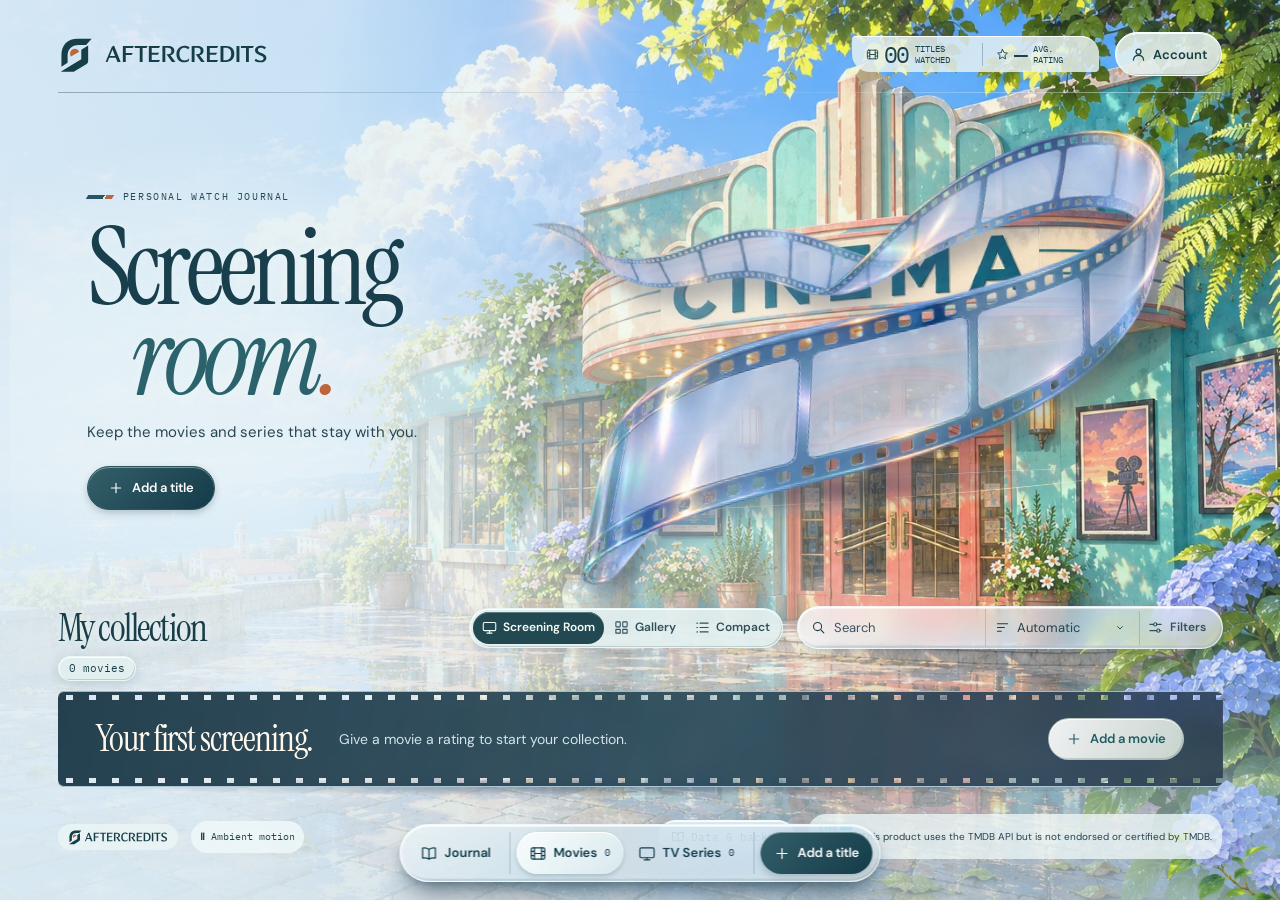
<file: index.html>
<!doctype html>
<html lang="en">
  <head>
    <meta charset="utf-8" />
    <meta
      name="viewport"
      content="width=device-width, initial-scale=1, interactive-widget=resizes-content"
    />
    <meta name="theme-color" content="#eaf3fa" />
    <meta
      name="description"
      content="A private watch journal for movies and TV series, from the opening scene to the last frame."
    />
    <title>AFTERCREDITS — Personal Watch Journal</title>
    <link rel="icon" href="./assets/brand/splice-tab-v1-32.png" sizes="32x32" type="image/png" />
    <link rel="icon" href="./assets/brand/splice-tab-v1.svg" sizes="any" type="image/svg+xml" />
    <link
      rel="preload"
      href="./assets/fonts/instrument-serif-latin-400-normal.woff2"
      as="font"
      type="font/woff2"
      crossorigin
    />

    <link rel="stylesheet" href="./css/site.css" />
    <link rel="stylesheet" href="./css/street.css" />
    <link rel="stylesheet" href="./css/exhibition.css" />
    <link rel="stylesheet" href="./css/dialogs.css" />
    <link rel="stylesheet" href="./css/vault.css" />
    <link rel="stylesheet" href="./css/discovery.css" />
    <link rel="stylesheet" href="./css/account.css" />
    <link rel="modulepreload" href="./js/motion.js" />
    <link rel="modulepreload" href="./js/views.js" />
    <script type="module" src="./js/app.js"></script>
  </head>
  <body>
    <svg class="symbols" xmlns="http://www.w3.org/2000/svg" aria-hidden="true">
      <symbol id="journal" viewBox="0 0 24 24">
        <path
          d="M3 4.5c3.6-.8 6.3-.2 9 1.7 2.8-1.9 5.5-2.5 9-1.7v14c-3.5-.8-6.2-.2-9 1.5-2.7-1.7-5.4-2.3-9-1.5ZM12 6.2V20"
        />
      </symbol>
      <symbol id="tv" viewBox="0 0 24 24">
        <rect x="2" y="4" width="20" height="14" rx="2" />
        <path d="M8 21h8m-4-3v3" />
      </symbol>
      <symbol id="next" viewBox="0 0 24 24"><path d="M5 12h13m-5-5 5 5-5 5" /></symbol>
      <symbol id="plus" viewBox="0 0 24 24"><path d="M12 5v14M5 12h14" /></symbol>
      <symbol id="minus" viewBox="0 0 24 24"><path d="M5 12h14" /></symbol>
      <symbol id="search" viewBox="0 0 24 24">
        <circle cx="10.5" cy="10.5" r="6.5" />
        <path d="m16 16 4.5 4.5" />
      </symbol>
      <symbol id="sort" viewBox="0 0 24 24"><path d="M4 6h16M4 12h11M4 18h6" /></symbol>
      <symbol id="down" viewBox="0 0 24 24"><path d="m7 10 5 5 5-5" /></symbol>
      <symbol id="film" viewBox="0 0 24 24">
        <rect x="2.5" y="4" width="19" height="16" rx="2" />
        <path d="M7 4v16M17 4v16M3 9h4m-4 6h4m10-6h4m-4 6h4M7 12h10" />
      </symbol>
      <symbol id="star" viewBox="0 0 24 24">
        <path d="m12 2.8 2.8 5.7 6.2.9-4.5 4.4 1.1 6.2-5.6-3-5.6 3 1.1-6.2L3 9.4l6.2-.9Z" />
      </symbol>
      <symbol id="x" viewBox="0 0 24 24"><path d="m6 6 12 12M18 6 6 18" /></symbol>
      <symbol id="edit" viewBox="0 0 24 24">
        <path
          d="m14.5 5.5 4 4M4 20l4.5-1 12-12a1.7 1.7 0 0 0 0-2.4l-1.1-1.1a1.7 1.7 0 0 0-2.4 0l-12 12Z"
        />
      </symbol>
      <symbol id="trash" viewBox="0 0 24 24">
        <path d="M4 7h16m-11 0V4h6v3M6 7l1 13h10l1-13M10 10v7m4-7v7" />
      </symbol>
      <symbol id="layout-screen" viewBox="0 0 24 24">
        <rect x="2" y="4" width="20" height="13" rx="2" />
        <path d="M8 21h8m-4-4v4" />
      </symbol>
      <symbol id="shield" viewBox="0 0 24 24"><path d="m12 3 8 3v5c0 5-4 8.5-8 10-4-1.5-8-5-8-10V6z"/><path d="m8.5 11.5 2.5 2.5 4.5-5"/></symbol>
      <symbol id="backup" viewBox="0 0 24 24"><rect x="3" y="5" width="18" height="5" rx="1.4"/><path d="M5 10v10h14V10m-10 4h6"/></symbol>
      <symbol id="leave" viewBox="0 0 24 24"><path d="M10 4H4v16h6m-1-8h12m-5-5 5 5-5 5"/></symbol>
      <symbol id="person" viewBox="0 0 24 24"><circle cx="12" cy="8" r="3.5" /><path d="M4.8 20c.4-4.4 3-6.7 7.2-6.7s6.8 2.3 7.2 6.7" /></symbol>
      <symbol id="layout-grid" viewBox="0 0 24 24">
        <rect x="3" y="3" width="7" height="8" rx="1" />
        <rect x="14" y="3" width="7" height="8" rx="1" />
        <path d="M3 15h7v6H3zm11 0h7v6h-7z" />
      </symbol>
      <symbol id="layout-list" viewBox="0 0 24 24">
        <path d="M8 5h13M8 12h13M8 19h13M3 5h1m-1 7h1m-1 7h1" />
      </symbol>
      <symbol id="filter-sliders" viewBox="0 0 24 24">
        <path d="M3 7h6m5 0h7M3 17h11m5 0h2" />
        <circle cx="11.5" cy="7" r="2.5" />
        <circle cx="16.5" cy="17" r="2.5" />
      </symbol>
      <symbol id="check" viewBox="0 0 24 24"><path d="m5 12 4.5 4.5L19 7" /></symbol>
    </svg>
    <a class="skip" href="#collection">Skip to collection</a>
    <div class="world" aria-hidden="true">
      <picture class="plaza"
        ><source
          media="(max-width:700px) and (orientation:portrait)"
          sizes="max(100vw, 66.67vh)"
          srcset="
            ./assets/images/street/plaza-portrait-compact.webp 600w,
            ./assets/images/street/plaza-portrait.webp         850w
          " />
        <img
          fetchpriority="high"
          src="./assets/images/street/plaza.webp"
          alt=""
          width="1536"
          height="1024"
      /></picture>
      <div class="daylight"></div>
      <div class="sea-mist"></div>
      <div class="rain-light"><i></i><i></i><i></i></div>
    </div>
    <header class="site-header">
      <div class="header-inner">
        <a class="brand" href="#opening" aria-label="Aftercredits home">
          <svg class="brand-symbol" viewBox="0 0 54 56" aria-hidden="true">
            <use class="splice-upper" href="./assets/brand/aftercredits.svg#upper-frame" />
            <use class="splice-lower" href="./assets/brand/aftercredits.svg#lower-frame" />
            <use class="splice-light" href="./assets/brand/aftercredits.svg#light" />
          </svg>
          <span class="brand-lettering" aria-hidden="true">
            <svg viewBox="-1 -2 306 34">
              <use href="./assets/brand/aftercredits.svg#wordmark" />
            </svg>
          </span>
        </a>
        <div class="stats" aria-label="Collection overview">
          <div class="stat">
            <div>
              <svg class="icon"><use href="#film" /></svg><strong id="total">00</strong>
            </div>
            <span>Titles watched</span>
          </div>
          <div class="stat">
            <div>
              <svg class="icon"><use href="#star" /></svg><strong id="average">—</strong>
            </div>
            <span>Avg. rating</span>
          </div>
        </div>
        <button type="button" id="account-open" aria-haspopup="dialog" aria-controls="account-dialog" aria-label="Account" title="Account">
          <svg class="icon" aria-hidden="true"><use href="#person" /></svg>
          <span>Account</span>
        </button>
        <nav class="dock pane glass-rail" aria-label="Journal navigation">
          <a href="#collection" aria-label="Journal collection"
            ><svg class="icon"><use href="#journal" /></svg><span>Journal</span></a
          >
          <div class="section-tabs" role="group" aria-label="Collection section">
            <button type="button" data-section="movie" aria-pressed="true">
              <svg class="icon"><use href="#film" /></svg>Movies <span id="movie-count">0</span>
            </button>
            <button type="button" data-section="tv" aria-pressed="false">
              <svg class="icon"><use href="#tv" /></svg>TV Series <span id="tv-count">0</span>
            </button>
          </div>
          <button type="button" class="dock-add" data-add>
            <svg class="icon"><use href="#plus" /></svg><span>Add a title</span>
          </button>
        </nav>
      </div>
    </header>
    <main class="journal">
      <section class="opening" id="opening" aria-labelledby="headline">
        <div class="stage-copy">
          <p class="eyebrow" id="stage-kicker">Personal watch journal</p>
          <h1 id="headline">
            Screening <em>room<span>.</span></em>
          </h1>
          <p id="stage-description">Keep the movies and series that stay with you.</p>
          <div class="stage-commands">
            <button class="button primary" id="stage-open" data-add>
              <svg class="icon" aria-hidden="true"><use href="#plus" /></svg
              ><span>Add a title</span>
            </button>
            <span id="stage-score" hidden
              ><span class="sr-only">Your rating </span
              ><svg class="icon" aria-hidden="true"><use href="#star" /></svg><strong></strong
              ><small>/ 10</small></span
            >
            <button
              type="button"
              id="return-latest"
              aria-haspopup="dialog"
              aria-controls="detail-dialog"
              hidden
            >
              Latest title
            </button>
          </div>
        </div>
        <div class="projector" role="group" aria-label="Collection poster stage">
          <p class="sr-only" id="stage-status" role="status" aria-atomic="true"></p>
          <div class="stage-light" aria-hidden="true"></div>
          <div class="stage-space">
            <div class="ribbon" aria-hidden="true" hidden></div>
            <button type="button" class="mount" data-slot="left" data-step="-1" hidden></button>
            <button
              type="button"
              class="mount"
              data-slot="center"
              id="latest"
              aria-haspopup="dialog"
              aria-controls="detail-dialog"
              aria-expanded="false"
              hidden
            ></button>
            <button type="button" class="mount" data-slot="right" data-step="1" hidden></button>
          </div>
          <div class="shuttle pane" role="group" aria-label="Browse posters" hidden>
            <button type="button" data-step="-1" aria-label="Previous poster">
              <svg class="icon" aria-hidden="true"><use href="#next" /></svg>
            </button>
            <output aria-live="off" id="stage-index"></output>
            <button type="button" data-step="1" aria-label="Next poster">
              <svg class="icon" aria-hidden="true"><use href="#next" /></svg>
            </button>
          </div>
        </div>
      </section>
      <section id="collection" class="archive" aria-labelledby="collection-title">
        <div class="archive-head">
          <div class="journal-index">
            <h2 id="collection-title">My collection</h2>
            <div class="strip-controls" role="group" aria-label="Scroll collection" hidden>
              <button type="button" data-scroll="-1" aria-label="Earlier titles">
                <svg class="icon"><use href="#next" /></svg>
              </button>
              <button type="button" data-scroll="1" aria-label="More titles">
                <svg class="icon"><use href="#next" /></svg>
              </button>
            </div>
          </div>
          <div class="browse-views" role="group" aria-label="Collection layout">
            <button
              type="button"
              data-layout="screening"
              aria-label="Screening Room"
              title="Screening Room"
              aria-pressed="true"
            >
              <svg class="icon" aria-hidden="true"><use href="#layout-screen" /></svg
              ><span>Screening Room</span>
            </button>
            <button
              type="button"
              data-layout="gallery"
              aria-label="Gallery"
              title="Gallery"
              aria-pressed="false"
            >
              <svg class="icon" aria-hidden="true"><use href="#layout-grid" /></svg
              ><span>Gallery</span>
            </button>
            <button
              type="button"
              data-layout="compact"
              aria-label="Compact"
              title="Compact"
              aria-pressed="false"
            >
              <svg class="icon" aria-hidden="true"><use href="#layout-list" /></svg
              ><span>Compact</span>
            </button>
          </div>
          <div class="toolbar pane glass-controls">
            <label class="search"
              ><svg class="icon"><use href="#search" /></svg
              ><input
                type="search"
                id="query"
                aria-label="Search collection by title"
                placeholder="Search"
                maxlength="300"
            /></label>
            <label class="sort"
              ><svg class="icon"><use href="#sort" /></svg
              ><select id="order" aria-label="Sort titles" aria-description="Automatic sorts by relevance during search and by date added otherwise."></select
              ><svg class="icon chevron"><use href="#down" /></svg
            ></label>
            <button
              id="filter-open"
              type="button"
              aria-haspopup="dialog"
              aria-controls="discovery-filters"
            >
              <svg class="icon" aria-hidden="true"><use href="#filter-sliders" /></svg>Filters<span
                id="filter-count"
                hidden
              ></span>
            </button>
          </div>
        </div>
        <div id="discover-summary">
          <p id="result-status" role="status" aria-live="polite"></p>
          <div id="active-filters" role="group" aria-label="Active filters" hidden></div>
          <nav id="browse-pages" aria-label="Result pages" hidden>
            <button type="button" data-page-step="-1" aria-label="Previous page">
              <svg class="icon" aria-hidden="true"><use href="#next" /></svg>
            </button>
            <label
              >Page
              <select id="browse-page" aria-label="Result page"></select
              ><span id="page-total"></span
            ></label>
            <button type="button" data-page-step="1" aria-label="Next page">
              <svg class="icon" aria-hidden="true"><use href="#next" /></svg>
            </button>
          </nav>
        </div>
        <div class="gallery">
          <p class="notice" id="first-sync" role="status" hidden></p>
          <p class="notice" id="storage-note" role="status" hidden></p>
          <div id="results"></div>

        </div>
      </section>
    </main>
    <footer class="footer">
      <a class="footer-brand" href="#opening" aria-label="Aftercredits home">
        <img src="./assets/brand/aftercredits.svg" width="368" height="56" alt="" />
      </a>
      <button id="ambient-control" type="button" aria-pressed="true" hidden>Ambient motion</button>
      <button id="vault-open" type="button" aria-haspopup="dialog" aria-controls="account-dialog">
        <svg class="icon" aria-hidden="true"><use href="#journal" /></svg> Data &amp; backup
      </button>
      <div class="attribution">
        <a href="https://www.themoviedb.org/" aria-label="The Movie Database"
          ><img src="./assets/tmdb.svg" alt="TMDB" width="44" height="25"
        /></a>
        <p>This product uses the TMDB API but is not endorsed or certified by TMDB.</p>
      </div>
    </footer>
    <img
      class="near-flowers"
      aria-hidden="true"
      src="./assets/images/street/hydrangea.webp"
      width="400"
      height="269"
      alt=""
    />
    <dialog id="discovery-filters" class="pane glass-sheet" aria-labelledby="filters-heading">
      <header class="sheet-head">
        <h2 id="filters-heading">Filter collection</h2>
        <button
          type="button"
          id="filter-close"
          class="icon-button close-button"
          aria-label="Close filters"
        >
          <svg class="icon" aria-hidden="true"><use href="#x" /></svg>
        </button>
      </header>
      <form id="discovery-form">
        <div class="filter-body">
          <fieldset>
            <legend>Quick sort</legend>
            <div class="facet-options" id="quick-sorts">
              <button type="button" data-preset="highest">Highest rated</button
              ><button type="button" data-preset="recent">Recently added</button
              ><button type="button" data-preset="release">Recent releases</button>
            </div>
          </fieldset>
          <fieldset>
            <legend>Genre <small>Match any</small></legend>
            <div class="facet-options" id="facet-genres"></div>
          </fieldset>
          <fieldset>
            <legend>Original language <small>Match any</small></legend>
            <div class="facet-options" id="facet-languages"></div>
          </fieldset>
          <fieldset>
            <legend>Release year</legend>
            <div class="filter-fields">
              <label
                >From<input name="yearFrom" type="number" min="1" max="9999" placeholder="Any year"
              /></label>
              <label
                >Through<input
                  name="yearTo"
                  type="number"
                  min="1"
                  max="9999"
                  placeholder="Any year"
              /></label>
              <label
                >Decade<select id="filter-decade">
                  <option value="">Choose decade</option>
                </select></label
              >
            </div>
          </fieldset>
          <fieldset>
            <legend>Personal rating</legend>
            <div class="filter-fields">
              <label
                >Minimum<input
                  name="ratingFrom"
                  type="number"
                  min="1"
                  max="10"
                  step="0.5"
                  placeholder="1"
              /></label>
              <label
                >Maximum<input
                  name="ratingTo"
                  type="number"
                  min="1"
                  max="10"
                  step="0.5"
                  placeholder="10"
              /></label>
            </div>
          </fieldset>
          <fieldset>
            <legend>Date added <small>UTC</small></legend>
            <div class="filter-fields">
              <label
                >From<input name="addedFrom" type="date" min="0001-01-01" max="9999-12-31" /></label
              ><label
                >Through<input name="addedTo" type="date" min="0001-01-01" max="9999-12-31"
              /></label>
            </div>
          </fieldset>
          <div class="filter-fields">
            <label>Entry source<select name="source"></select></label
            ><label>Metadata<select name="missing"></select></label>
          </div>
        </div>
        <footer class="filter-foot">
          <button type="button" id="reset-draft" class="text-button">Reset filters</button
          ><span id="filter-preview" role="status"></span
          ><button type="submit" class="button primary">Apply</button>
        </footer>
      </form>
    </dialog>
    <dialog id="editor" aria-labelledby="editor-heading">
      <form id="movie-form" novalidate>
        <div class="editor-body">
          <div class="catalog-column pane">
            <header class="sheet-head">
              <h2 id="editor-heading">Add a title</h2>
              <fieldset id="add-type" class="media-selector">
                <legend class="sr-only">Collection</legend>
                <label
                  ><input type="radio" name="media-type" value="movie" checked /><span
                    ><svg class="icon"><use href="#film" /></svg>Movies</span
                  ></label
                >
                <label
                  ><input type="radio" name="media-type" value="tv" /><span
                    ><svg class="icon"><use href="#tv" /></svg>TV Series</span
                  ></label
                >
              </fieldset>
              <button
                type="button"
                class="icon-button close-button"
                data-dismiss
                aria-label="Close entry form"
              >
                <svg class="icon"><use href="#x" /></svg>
              </button>
            </header>

            <div id="add-options">
              <div class="mode-switch" role="group" aria-label="Entry method">
                <button type="button" id="lookup-mode">Search TMDB</button>
                <button type="button" id="manual-mode">Enter manually</button>
              </div>
              <p id="connection-note" class="help" hidden>
                TMDB search hasn’t been connected. You can save a title manually.
              </p>
            </div>
            <div id="catalog-panel" hidden>
              <div id="lookup-fields">
                <label class="field-label" for="catalog-query">Find an exact title</label>
                <div class="catalog-input">
                  <svg class="icon" aria-hidden="true"><use href="#search" /></svg>
                  <input
                    id="catalog-query"
                    aria-describedby="form-error"
                    class="text-field"
                    type="search"
                    maxlength="160"
                    autocomplete="off"
                    placeholder="Search TMDB by title…"
                  />
                </div>
              </div>
              <p id="catalog-status" class="help" role="status"></p>
              <button type="button" class="text-button" id="retry" hidden>Try search again</button>
            </div>
            <div id="manual-panel">
              <label class="field-label" for="title">Title</label>
              <input
                id="title"
                name="title"
                class="text-field"
                required
                autocomplete="off"
                placeholder="Enter a title"
                aria-describedby="form-error"
              />
            </div>
            <div id="picked" hidden></div>
            <div id="matches" role="group" aria-label="Matching titles"></div>
          </div>
          <section class="rating-bay" aria-labelledby="rating-label">
            <div class="meter">
              <label id="rating-label" class="field-label" for="rating">Your rating</label>
              <div class="rating-read">
                <span class="score-ring" aria-hidden="true"></span>
                <svg class="icon" aria-hidden="true"><use href="#star" /></svg
                ><output id="score" for="rating">7.0</output><small>/ 10</small>
              </div>
              <div class="rating-controls">
                <button
                  type="button"
                  id="decrease"
                  class="icon-button"
                  aria-label="Decrease rating by half a point"
                >
                  <svg class="icon"><use href="#minus" /></svg>
                </button>
                <div class="scale">
                  <input id="rating" type="range" min="1" max="10" step="0.5" value="7" />
                  <div class="scale-labels" aria-hidden="true"><span>1</span><span>10</span></div>
                </div>
                <button
                  type="button"
                  id="increase"
                  class="icon-button"
                  aria-label="Increase rating by half a point"
                >
                  <svg class="icon"><use href="#plus" /></svg>
                </button>
              </div>
            </div>
          </section>
        </div>
        <div class="editor-foot">
          <p class="error" id="form-error" role="alert"></p>
          <div class="sheet-actions">
            <button class="button secondary" type="button" data-dismiss>Cancel</button
            ><button class="button primary" id="save" type="submit">Save title</button>
          </div>
        </div>
      </form>
    </dialog>
    <dialog
      id="confirm"
      class="pane glass-sheet"
      aria-labelledby="delete-heading"
      aria-describedby="delete-copy"
    >
      <form id="delete-form">
        <header class="confirm-head">
          <svg class="icon remove-symbol" aria-hidden="true"><use href="#trash" /></svg>
          <button
            type="button"
            class="icon-button close-button"
            data-dismiss
            aria-label="Close confirmation"
          >
            <svg class="icon"><use href="#x" /></svg>
          </button>
        </header>
        <h2 id="delete-heading">Remove this title?</h2>
        <p id="delete-copy"></p>
        <div class="sheet-actions">
          <button type="button" class="button secondary" id="keep" data-dismiss>Keep title</button
          ><button type="submit" class="button danger">Delete title</button>
        </div>
      </form>
    </dialog>
    <dialog id="detail-dialog" aria-labelledby="detail-title">
      <button
        type="button"
        class="icon-button close-button detail-close"
        data-dismiss
        aria-label="Close title details"
      >
        <svg class="icon"><use href="#x" /></svg>
      </button>
      <article class="detail-scroll">
        <div class="detail-hero" hidden></div>
        <div id="detail-poster"></div>
        <div class="detail-sheet pane">
          <header class="detail-heading">
            <div class="field-label" id="detail-type"></div>
            <h2 id="detail-title"></h2>
            <p id="detail-original" hidden></p>
          </header>
          <div class="detail-notes">
            <p id="detail-description"></p>
            <dl id="detail-facts"></dl>
          </div>
          <div class="detail-mount">
            <div id="detail-personal">
              <div class="field-label">Your rating</div>
              <div class="detail-rating">
                <svg class="icon" aria-hidden="true"><use href="#star" /></svg
                ><strong id="detail-score"></strong><small>/ 10</small>
              </div>
              <time id="detail-added"></time>
            </div>
          </div>
        </div>
      </article>
    </dialog>
    <dialog id="account-dialog" aria-labelledby="center-title" class="pane glass-sheet">
      <header class="center-bar">
        <span class="center-mark" aria-hidden="true"
          ><svg viewBox="0 0 54 56">
            <use href="./assets/brand/aftercredits.svg#upper-frame" />
            <use href="./assets/brand/aftercredits.svg#lower-frame" />
            <use class="splice-light" href="./assets/brand/aftercredits.svg#light" /></svg
        ></span>
        <h2 id="center-title">Account Center</h2>
        <button type="button" class="close-button" id="account-close" aria-label="Close Account Center">
          <svg class="icon" aria-hidden="true"><use href="#x" /></svg>
        </button>
      </header>
      <aside class="center-rail">
        <nav id="center-nav" aria-label="Account sections">
          <button type="button" data-center="overview">
            <svg class="icon" aria-hidden="true"><use href="#layout-screen" /></svg
            ><span>Overview</span>
          </button>
          <button type="button" data-center="profile">
            <svg class="icon" aria-hidden="true"><use href="#person" /></svg><span>Profile</span>
          </button>
          <button type="button" data-center="preferences">
            <svg class="icon" aria-hidden="true"><use href="#filter-sliders" /></svg
            ><span>Preferences</span>
          </button>
          <button type="button" data-center="data" aria-label="Data &amp; backup">
            <svg class="icon" aria-hidden="true"><use href="#backup" /></svg
            ><span class="nav-long">Data &amp; backup</span><span class="nav-short">Backup</span>
          </button>
          <button type="button" data-center="security">
            <svg class="icon" aria-hidden="true"><use href="#shield" /></svg><span>Security</span>
          </button>
        </nav>
        <button type="button" class="guest-settings" id="center-guest">
          <svg class="icon" aria-hidden="true"><use href="#journal" /></svg>Guest settings
        </button>
        <button type="button" class="rail-exit" id="center-signout" hidden>
          <svg class="icon" aria-hidden="true"><use href="#leave" /></svg>Sign out
        </button>
        <div class="rail-scene" aria-hidden="true"></div>
      </aside>
      <section class="account-content" aria-labelledby="account-heading">
        <h3 id="account-heading" tabindex="-1">Overview</h3>
        <div id="account-body"></div>
        <section id="vault" aria-label="Backup tools" hidden>
          <template id="vault-content">
            <div id="vault-actions" class="backup-actions">
              <button type="button" id="vault-json" class="center-row">
                <svg class="icon"><use href="#backup" /></svg
                ><span
                  ><strong>Download a backup</strong
                  ><small>Take a copy of every title and rating.</small></span
                ><svg class="icon"><use href="#next" /></svg>
              </button>
              <label class="center-row vault-file"
                ><svg class="icon"><use href="#journal" /></svg
                ><span
                  ><strong>Import a collection</strong
                  ><small>Review a backup before adding titles.</small></span
                ><svg class="icon"><use href="#next" /></svg
                ><input
                  type="file"
                  accept=".json,application/json"
                  id="vault-file"
                  aria-label="Import a collection"
              /></label>
              <button type="button" id="vault-guest" class="center-row" hidden>
                <svg class="icon"><use href="#person" /></svg
                ><span><strong>Review guest titles</strong><small></small></span
                ><svg class="icon"><use href="#next" /></svg>
              </button>
            </div>
            <details id="vault-advanced">
              <summary>Advanced options</summary>
              <dl class="backup-facts">
                <div>
                  <dt>Last backup generated</dt>
                  <dd id="vault-last"></dd>
                </div>
                <div>
                  <dt>Device storage</dt>
                  <dd id="vault-local"></dd>
                </div>
              </dl>
              <button type="button" class="button secondary" id="vault-csv">
                Download spreadsheet (CSV)
              </button>
              <h4>Recovery history</h4>
              <p>
                Restore a copy saved on this device before an import. Clearing site data removes these
                copies.
              </p>
              <div id="vault-history"></div>
            </details>
            <section id="vault-preview" class="vault-rule" aria-labelledby="vault-preview-title" hidden>
              <h3 id="vault-preview-title" tabindex="-1">Import preview</h3>
              <p id="vault-source"></p>
              <dl class="vault-summary" id="vault-summary"></dl>
              <div id="vault-errors" class="vault-warning" hidden></div>
              <div id="vault-options">
                <details id="vault-replace">
                  <summary>Replacement options</summary>
                  <fieldset class="vault-modes">
                    <legend>Import mode</legend>
                    <label
                      ><input type="radio" name="vault-mode" value="merge" checked /> Keep current
                      titles</label
                    >
                    <label
                      ><input type="radio" name="vault-mode" value="restore" /> Replace
                      collection</label
                    >
                  </fieldset>
                </details>
                <p id="vault-mode-note"></p>
                <div id="vault-conflicts"></div>
                <div id="vault-protect" class="vault-warning" hidden>
                  <strong>Replace this collection</strong>
                  <p>
                    Every current title and rating will be replaced by the previewed archive. Download
                    the current collection first.
                  </p>
                  <button type="button" class="button secondary" id="vault-copy">
                    Download recovery JSON
                  </button>
                  <label
                    ><input type="checkbox" id="vault-consent" disabled /> I have my recovery file and
                    want to replace this collection.</label
                  >
                </div>
                <button type="button" class="button primary" id="vault-apply">Confirm merge</button>
              </div>
              <button type="button" id="vault-cancel" class="text-button">Cancel preview</button>
            </section>
            <div class="vault-reminder" id="vault-reminder" hidden>
              <span>Several titles have changed. Generate a fresh JSON backup.</span>
              <button type="button" id="vault-dismiss" class="text-button">Dismiss reminder</button>
            </div>
            <p id="vault-message" role="status" aria-atomic="true"></p>
          </template>
        </section>
        <p class="cloud-message" id="account-message" role="status" aria-atomic="true"></p>
      </section>
    </dialog>
    <div id="toast" role="status"></div>
    <noscript><p class="wrap">Enable JavaScript to add and manage your watch journal.</p></noscript>
  </body>
</html>
</file>
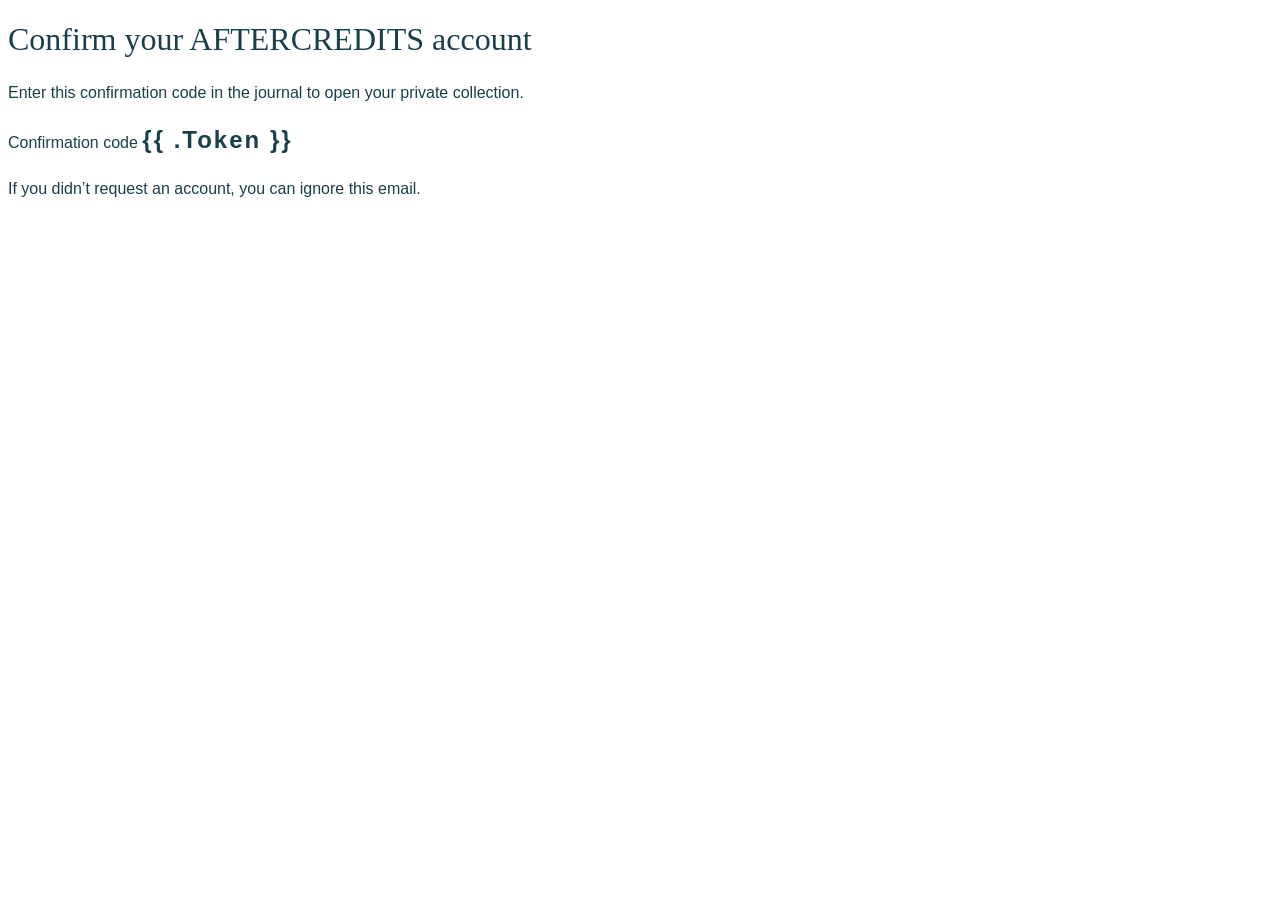
<file: docs/phase-4a-1/email/confirmation.html>
<!doctype html>
<html lang="en"><body style="font:16px/1.6 Arial,sans-serif;color:#193f48">
  <h1 style="font:32px Georgia,serif">Confirm your AFTERCREDITS account</h1>
  <p>Enter this confirmation code in the journal to open your private collection.</p>
  <p>Confirmation code <strong style="font-size:24px;letter-spacing:2px">{{ .Token }}</strong></p>
  <p>If you didn’t request an account, you can ignore this email.</p>
</body></html>
</file>
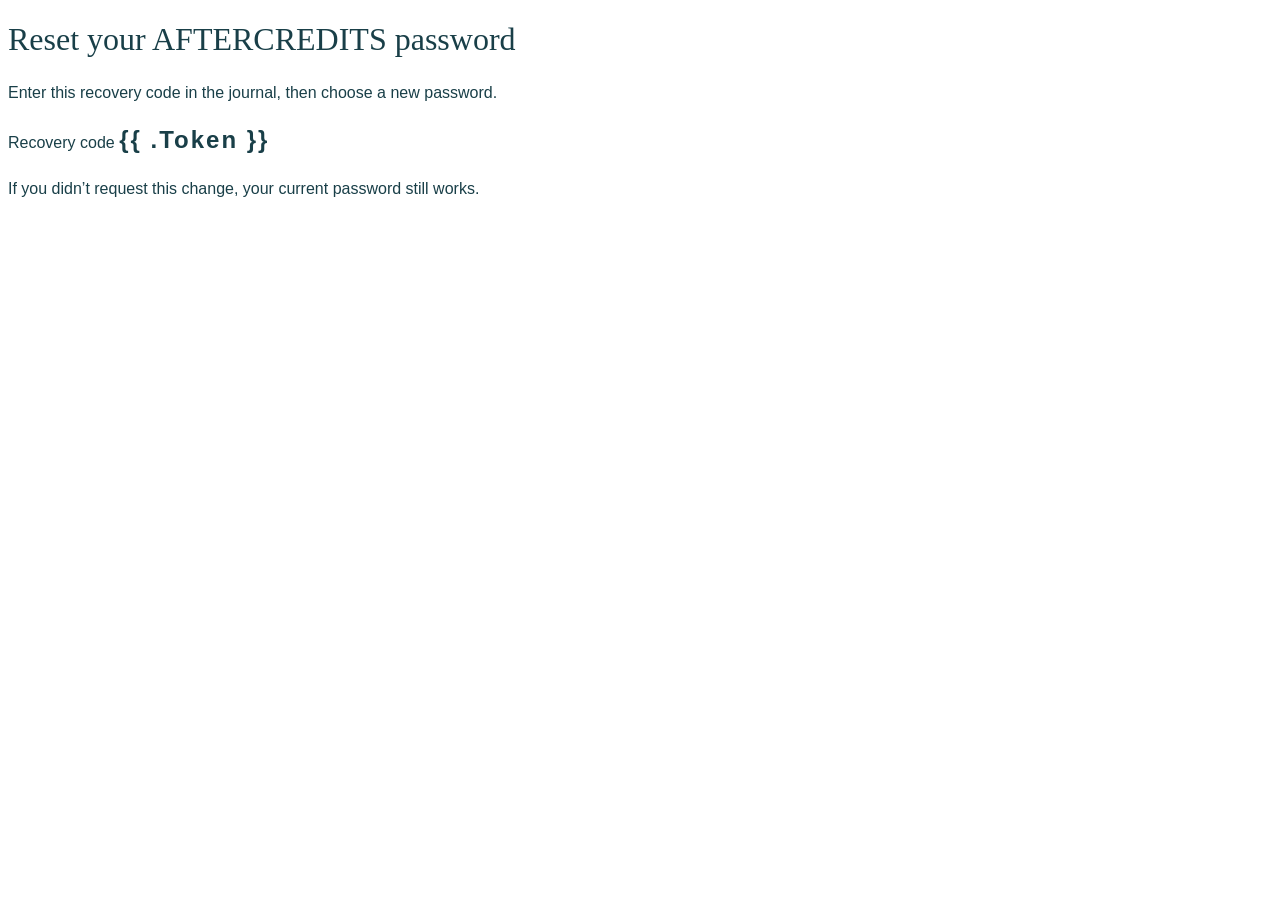
<file: docs/phase-4a-1/email/recovery.html>
<!doctype html>
<html lang="en"><body style="font:16px/1.6 Arial,sans-serif;color:#193f48">
  <h1 style="font:32px Georgia,serif">Reset your AFTERCREDITS password</h1>
  <p>Enter this recovery code in the journal, then choose a new password.</p>
  <p>Recovery code <strong style="font-size:24px;letter-spacing:2px">{{ .Token }}</strong></p>
  <p>If you didn’t request this change, your current password still works.</p>
</body></html>
</file>
<file: css/site.css>
@font-face {
  font-family: Instrument Serif;
  src: url(../assets/fonts/instrument-serif-latin-400-normal.woff2) format('woff2');
  font-display: swap;
}
@font-face {
  font-family: Instrument Serif;
  font-style: italic;
  src: url(../assets/fonts/instrument-serif-latin-400-italic.woff2) format('woff2');
  font-display: swap;
}
@font-face {
  font-family: DM Sans;
  src: url(../assets/fonts/dm-sans-latin-400-normal.woff2) format('woff2');
  font-display: swap;
}
@font-face {
  font-family: DM Sans;
  font-weight: 500;
  src: url(../assets/fonts/dm-sans-latin-500-normal.woff2) format('woff2');
  font-display: swap;
}
@font-face {
  font-family: DM Sans;
  font-weight: 600;
  src: url(../assets/fonts/dm-sans-latin-600-normal.woff2) format('woff2');
  font-display: swap;
}
@font-face {
  font-family: DM Sans;
  font-weight: 700;
  src: url(../assets/fonts/dm-sans-latin-700-normal.woff2) format('woff2');
  font-display: swap;
}
@font-face {
  font-family: IBM Plex Mono;
  src: url(../assets/fonts/ibm-plex-mono-latin-400-normal.woff2) format('woff2');
  font-display: swap;
}

:root {
  color-scheme: light;
  --brand-ink: #153e46;
  --brand-light: #bf653b;
  --bg: #eff4fa;
  --ink: #193e48;
  --muted: #4e6078;
  --soft-ink: #53667d;
  --accent: #205d66;
  --smoke: #173c43;
  --etch: #365b5d38;
  --bevel: inset 0 1px 0 #ffffffeb, inset 1px 0 0 #ffffff70, inset -1px -1px 0 #56767645;
  --motion-tap: 155ms;
  --motion-shift: 265ms;
  --motion-travel: 435ms;
  --motion-projection: 560ms;
  --motion-beat: 27ms;
  --ease-return: cubic-bezier(0.38, 0.02, 0.34, 1);
  --ease-out: cubic-bezier(0.22, 1, 0.36, 1);
  --quick: 180ms;
  --accent-dark: #174952;
  --line: #c7d4e3;
  --serif: 'Instrument Serif', Georgia, serif;
  --mono: 'IBM Plex Mono', monospace;
  font:
    400 16px/1.5 'DM Sans',
    Arial,
    sans-serif;
  color: var(--ink);
  background: var(--bg);
  scroll-behavior: smooth;
}
* {
  box-sizing: border-box;
}
body {
  margin: 0;
  min-height: 100vh;
  background: #b6d3d6;
  isolation: isolate;
}
button,
input,
select {
  font: inherit;
  color: inherit;
}
button {
  border: 0;
  cursor: pointer;
}
button:disabled {
  cursor: default;
  opacity: 0.55;
}
a {
  color: inherit;
  text-decoration: none;
}
button,
input,
a,
select {
  -webkit-tap-highlight-color: transparent;
}
:focus-visible {
  outline: 3px solid #545090;
  outline-offset: 3px;
}
h1,
h2,
h3,
p {
  margin: 0;
}
h1,
h2,
h3 {
  font-family: var(--serif);
  font-weight: 400;
  line-height: 1.05;
}
::selection {
  background: #d9d4fa;
  color: #283049;
}
[hidden] {
  display: none !important;
}
.symbols {
  position: absolute;
  width: 0;
  height: 0;
  overflow: hidden;
}
.sr-only,
.skip:not(:focus) {
  position: absolute;
  white-space: nowrap;
  clip-path: inset(50%);
  width: 1px;
  height: 1px;
  overflow: hidden;
}
.skip:focus {
  position: absolute;
  top: 8px;
  left: 8px;
  padding: 10px;
  z-index: 10;
  background: white;
}
.icon {
  height: 19px;
  width: 19px;
  flex: none;
  fill: none;
  stroke: currentColor;
  stroke-width: 1.7;
  stroke-linecap: round;
  stroke-linejoin: round;
}
.button,
.icon-button {
  display: inline-flex;
  align-items: center;
  justify-content: center;
  border-radius: 8px;
  transition:
    transform var(--motion-tap) var(--ease-out),
    background 0.22s,
    box-shadow 0.22s;
}
.button {
  gap: 8px;
  padding: 11px 17px;
  font-size: 13px;
  font-weight: 600;
  line-height: 1.4;
}
.button .icon {
  width: 16px;
  height: 16px;
}
.button:not(:disabled):active,
.icon-button:active {
  transform: scale(0.97);
}
.primary {
  color: #fff;
  border: 1px solid #2e5558;
  background: linear-gradient(156deg, #386e74, #20565d 46%, var(--accent-dark) 47%);
  box-shadow:
    inset 0 1px 0 #ffffff3b,
    0 3px 9px #36546725;
}
.primary:hover {
  background: var(--accent-dark);
  box-shadow: 0 4px 13px #43416b33;
}
.secondary,
.empty-button {
  background: linear-gradient(118deg, #ffffffeb, #eef6e9cc);
  box-shadow: var(--bevel);
  border: 1px solid #819b927a;
  color: var(--accent);
}
.secondary:hover,
.empty-button:hover {
  background: white;
  box-shadow: 0 3px 12px #55719420;
}
.icon-button {
  height: 36px;
  width: 36px;
  background: transparent;
  color: var(--muted);
}
.icon-button:hover {
  background: #e3e9f4;
  color: var(--ink);
}
.field-label,
.poster-caption {
  font: 400 10px/1.45 var(--mono);
  letter-spacing: 0.085em;
  text-transform: uppercase;
}
.artwork {
  position: relative;
  overflow: hidden;
  display: grid;
  place-items: center;
  background: linear-gradient(145deg, #dde7f6, #e7e5f5 58%, #f3e5eb);
  color: #6f7595;
}
.artwork > .icon {
  width: 24%;
  height: 24%;
  stroke-width: 0.85;
}
.artwork img {
  position: absolute;
  inset: 0;
  object-fit: cover;
  width: 100%;
  height: 100%;
  transition: transform var(--motion-travel) var(--ease-out);
}
.notice,
.error {
  color: #872f46;
  font-size: 13px;
}
.notice {
  margin: 12px 0;
}
@media (prefers-reduced-motion: reduce) {
  :root {
    scroll-behavior: auto;
  }
  *,
  *::before,
  *::after {
    animation: none !important;
    transition: none !important;
  }
}
</file>
<file: css/street.css>
/* The street stays at the far plane as the exhibition passes in front. */
:root {
  --page: min(1450px, calc(100% - clamp(32px, 9vw, 160px)));
  --hairline: #36596437;
  --lift: 0 20px 34px -24px #122e48a6, 0 5px 12px -7px #143c5680;
}
.world,
.plaza,
.plaza img,
.daylight,
.sea-mist,
.rain-light {
  position: absolute;
  inset: 0;
  width: 100%;
  height: 100%;
  pointer-events: none;
}
.world {
  position: fixed;
  z-index: -2;
  overflow: hidden;
  background: #c4e2ef;
}
.plaza {
  display: block;
  transform-origin: 67% 39%;
}
.plaza img {
  display: block;
  object-fit: cover;
  object-position: 50% 44%;
}
.daylight {
  background:
    linear-gradient(96deg, #dcebf4f0, #e1eff4d4 24%, #e2eef264 47%, #b7d5e51a 73%),
    linear-gradient(0deg, #bdd6e3aa, transparent 38%);
}
.sea-mist {
  background: radial-gradient(ellipse at 17% 57%, #ffffff7a, transparent 49%);
  opacity: 0.56;
}
.rain-light i {
  position: absolute;
  left: 41%;
  top: 22%;
  width: 1px;
  height: 31px;
  background: linear-gradient(transparent, #ffffffe6);
  opacity: 0;
  animation: rain-pass 10s linear infinite;
}
.rain-light i:nth-child(2) {
  top: 13%;
  left: 78%;
  animation-delay: -5.6s;
}
.rain-light i:nth-child(3) {
  top: 32%;
  left: 62%;
  animation-delay: -3.1s;
}
@keyframes rain-pass {
  0%,
  9%,
  100% {
    opacity: 0;
  }
  0% {
    transform: translate(0, 0) rotate(12deg);
  }
  3% {
    opacity: 0.52;
  }
  9%,
  100% {
    transform: translate(-16px, 78px) rotate(12deg);
  }
}
.near-flowers {
  position: fixed;
  z-index: -1;
  pointer-events: none;
  width: clamp(100px, 14vw, 230px);
  height: auto;
  right: -4.7vw;
  bottom: -3vw;
  filter: drop-shadow(0 3px 4px #295b5926);
  transform-origin: bottom right;
}

/* Only small layers keep moving after the one-shot camera opening. */
.sea-mist::after {
  content: '';
  position: absolute;
  inset: 49% 19% 14% 9%;
  background: radial-gradient(ellipse, #f4fdff9c, transparent 66%);
  animation: mist-drift 17s ease-in-out infinite alternate;
}
@keyframes mist-drift {
  from {
    transform: translateX(-3%);
    opacity: 0.3;
  }
  to {
    transform: translateX(4%);
    opacity: 0.72;
  }
}
@media (min-width: 701px) {
  .near-flowers {
    animation: leaf-breeze 13s ease-in-out infinite alternate;
  }
  @keyframes leaf-breeze {
    from {
      transform: rotate(-0.5deg);
    }
    to {
      transform: translateY(-1px) rotate(0.65deg);
    }
  }
}
@media (max-width: 700px) {
  .rain-light i:nth-child(3) {
    display: none;
  }
}
:root:is(:not([data-atmosphere]), [data-still]) .rain-light i,
:root:is(:not([data-atmosphere]), [data-still]) .sea-mist::after,
:root:is(:not([data-atmosphere]), [data-still]) .near-flowers {
  animation-play-state: paused;
}
#ambient-control {
  margin-inline-end: auto;
  scroll-margin-block-end: 92px;
  display: inline-flex;
  align-items: center;
  gap: 6px;
  padding: 6px 9px;
  min-height: 32px;
  border-radius: 16px;
  color: #214753;
  background: #eff8f9d9;
  font: 10px var(--mono);
  white-space: nowrap;
}
#ambient-control::before {
  content: 'Ⅱ';
  font-weight: 700;
}
#ambient-control[aria-pressed='false']::before {
  content: '▷';
}
#ambient-control:disabled {
  opacity: 0.8;
}
@media (max-width: 620px) {
  .footer {
    flex-wrap: wrap;
    row-gap: 5px;
  }
}
@media (prefers-reduced-motion: no-preference) {
  .splice-upper {
    animation: frame-open 0.6s var(--ease-out) backwards;
  }
  .splice-lower {
    animation: frame-settle 0.64s var(--ease-out) backwards;
  }
  .splice-light {
    animation: light-through 0.7s 0.06s var(--ease-out) backwards;
  }
  .brand-lettering use {
    animation: name-reveal 0.64s 0.12s var(--ease-out) backwards;
  }
}
@keyframes frame-open {
  from {
    transform: translate(-3px, 3px);
  }
}
@keyframes frame-settle {
  from {
    transform: translate(4px, -3px);
  }
}
@keyframes light-through {
  from {
    opacity: 0.25;
    transform: translate(-5px, 3px);
  }
  64% {
    opacity: 1;
    transform: translate(1px, -0.6px);
  }
}
@keyframes name-reveal {
  from {
    clip-path: inset(-5% 90% -5% -1%);
    opacity: 0.4;
  }
  to {
    clip-path: inset(-5% -1%);
    opacity: 1;
  }
}
/* Light comes from the upper left. The return highlight on the lower lip
   stays visible when the surface crosses the darker storefront or trees. */
.pane {
  --solid: #e5edf2;
  --wash: #e4f2fa96;
  --depth: 12px;
  --rim:
    inset 0 1.5px 1px #fffffff0, inset 1px 0 2px #ffffffc9, inset -1px -2px 2px #537a8b57,
    inset 0 -4px 7px -5px #fff;
  background:
    linear-gradient(146deg, #fff7, transparent 34%, #c3d9f43d 72%, #ffefd640), var(--solid);
  border: 1px solid #f9fdffb3;
  box-shadow: var(--rim), var(--lift);
}
@supports ((backdrop-filter: blur(1px)) or (-webkit-backdrop-filter: blur(1px))) {
  .pane {
    background-color: var(--wash);
    -webkit-backdrop-filter: saturate(1.22) blur(var(--depth));
    backdrop-filter: saturate(1.22) blur(var(--depth));
  }
}
.glass-rail {
  --wash: #eef7fbad;
  --depth: 17px;
}
.glass-controls {
  --wash: #edf5ff91;
  --depth: 9px;
}
.glass-sheet {
  --wash: #e0ecf3bd;
  --depth: 23px;
}
/* The shell has three planes: the street, the suspended poster gate and the command dock. */
.site-header,
.journal,
.footer {
  width: var(--page);
  margin-inline: auto;
}
.site-header {
  padding-top: clamp(18px, 3.6vh, 40px);
}
.header-inner,
.brand,
.stats,
.stat,
.stat > div,
.dock,
.section-tabs,
.dock :is(a, button),
.archive-head,
.toolbar,
.search,
.sort,
.footer,
.attribution {
  display: flex;
  align-items: center;
}
.header-inner {
  justify-content: space-between;
  gap: 16px;
  padding-bottom: 17px;
  position: relative;
}
.header-inner::after {
  content: '';
  position: absolute;
  bottom: 0;
  width: 100%;
  height: 1px;
  background: linear-gradient(90deg, #3554666b, transparent 54%, #e5f6ff91);
}
.brand {
  gap: 10px;
  color: var(--brand-ink);
  fill: currentColor;
}
.brand-symbol {
  width: 37px;
  height: 39px;
}
.splice-light {
  fill: var(--brand-light);
}
.brand-lettering svg {
  display: block;
  width: clamp(123px, 12.7vw, 190px);
}
.stats {
  padding: 6px 14px;
  gap: 15px;
  border-radius: 4px 18px 4px 18px;
  background: #e6f1f2d6;
  border-top: 1px solid #fff;
  color: #1d424f;
}
.stat {
  gap: 7px;
}
.stat + .stat {
  border-left: 1px solid #46647261;
  padding-left: 13px;
}
.stat > div {
  gap: 5px;
}
.stat .icon {
  width: 13px;
  height: 13px;
}
.stat strong {
  font: 400 23px/1 var(--mono);
  letter-spacing: -0.075em;
}
.stat > span {
  font: 9px/1.2 var(--mono);
  max-width: 52px;
  text-transform: uppercase;
}
body:has(#editor[open], #confirm[open]) .dock {
  opacity: 0.12;
}
.dock {
  transition: opacity var(--motion-tap) var(--ease-out);
  position: fixed;
  z-index: 6;
  left: 50%;
  bottom: max(18px, env(safe-area-inset-bottom));
  transform: translateX(-50%);
  gap: 6px;
  padding: 7px;
  border-radius: 32px;
  --wash: #d4e7f0a8;
  --depth: 20px;
  box-shadow:
    var(--rim),
    0 3px 7px #28405236,
    0 17px 26px -11px #183d56b8;
}
.dock :is(a, button) {
  min-height: 42px;
  justify-content: center;
  gap: 7px;
  padding: 0 13px;
  background: transparent;
  color: #153d4d;
  border-radius: 25px;
  white-space: nowrap;
  font-size: 13px;
  font-weight: 600;
}
.dock :is(a, button):hover {
  background: #ffffff91;
}
.dock .icon {
  width: 17px;
  height: 17px;
}
.section-tabs {
  border-inline: 1px solid #4a6f7852;
  gap: 2px;
  padding: 0 6px;
}
.section-tabs button span {
  font: 10px/1.2 var(--mono);
}
.section-tabs button {
  position: relative;
  isolation: isolate;
}
.tab-lens {
  position: absolute;
  pointer-events: none;
  inset: 0;
  border-radius: inherit;
  z-index: -1;
}
.section-tabs [aria-pressed='true']:not(:has(.tab-lens)),
.tab-lens {
  background: linear-gradient(135deg, #fbffffea, #dcecefbb);
  box-shadow:
    inset 0 1px white,
    0 2px 5px #264e5b3d;
}
.dock .dock-add,
.button.primary {
  background: linear-gradient(135deg, #345f69, #143b49);
  color: #fff;
  box-shadow:
    inset 0 1px #edffff66,
    0 3px 7px #263d4f40;
}
.dock .dock-add:hover,
.button.primary:hover {
  background: #285969;
}
.opening {
  display: grid;
  grid-template-columns: minmax(0, 0.85fr) minmax(0, 1.3fr);
  align-items: center;
  gap: 3%;
  min-height: clamp(420px, 57svh, 625px);
  padding: clamp(20px, 3.6vh, 42px) 2.5%;
}
.stage-copy {
  position: relative;
  z-index: 1;
  min-width: 0;
}
.eyebrow {
  display: flex;
  align-items: center;
  gap: 10px;
  font: 10px/1.45 var(--mono);
  text-transform: uppercase;
  letter-spacing: 0.16em;
  color: #254954;
}
.eyebrow::before {
  content: '';
  width: 26px;
  height: 4px;
  background: linear-gradient(90deg, #275565 0 64%, transparent 64% 71%, #b36a46 71%);
  transform: skew(-32deg);
}
#headline {
  margin: 18px 0;
  font-size: clamp(84px, 8.5vw, 145px);
  line-height: 0.83;
  letter-spacing: -0.052em;
  color: #193e4c;
  text-shadow: 0 1px 10px #e9f7f982;
}
#headline em {
  display: block;
  font-weight: 400;
  color: #2b626b;
  margin-left: 0.41em;
}
#headline em span {
  color: var(--brand-light);
}
.has-film #headline {
  font-size: clamp(55px, 6.4vw, 110px);
  line-height: 0.94;
  margin: 17px 0;
  display: -webkit-box;
  -webkit-line-clamp: 3;
  -webkit-box-orient: vertical;
  overflow: hidden;
  overflow-wrap: anywhere;
}
#stage-description {
  line-height: 1.55;
  color: #284654;
  font-size: 15px;
  max-width: 42ch;
  display: -webkit-box;
  -webkit-line-clamp: 3;
  -webkit-box-orient: vertical;
  overflow: hidden;
  overflow-wrap: anywhere;
}
#stage-description:empty {
  display: none;
}
.stage-commands {
  display: flex;
  flex-wrap: wrap;
  align-items: center;
  gap: 20px;
  margin-top: 22px;
}
.stage-commands .button {
  border-radius: 32px;
  padding: 12px 20px;
}
#stage-score {
  display: flex;
  align-items: center;
  gap: 5px;
  color: #214452;
}
#stage-score .icon {
  width: 15px;
  height: 15px;
  fill: #a4603b;
  stroke: #914e2d;
}
#stage-score strong {
  font: 400 25px/1 var(--mono);
  letter-spacing: -0.07em;
}
#stage-score small {
  font: 10px var(--mono);
}
.projector {
  min-width: 0;
  position: relative;
  isolation: isolate;
  display: grid;
  justify-items: center;
  align-items: center;
}
.stage-space {
  position: relative;
  width: 100%;
  height: clamp(295px, 40svh, 440px);
  perspective: 1250px;
  transform-style: preserve-3d;
  --poster-h: clamp(275px, 37svh, 413px);
  --separation: clamp(76px, 11.8vw, 209px);
}
.stage-light {
  position: absolute;
  inset: auto 11% 4%;
  height: 15%;
  border-radius: 50%;
  background: radial-gradient(ellipse, #263e5d64, #7e9eb334 45%, transparent 70%);
  transform: rotate(-4deg);
  pointer-events: none;
}
.stage-light::after {
  content: '';
  position: absolute;
  inset: 18% -2%;
  transform: scaleY(0.62);
  border-radius: 50%;
  border: 1px solid #e8fcffad;
  border-bottom: 2px solid #fff4c7b8;
  mask-image: linear-gradient(
    100deg,
    transparent,
    #0009 25%,
    transparent 50%,
    black 82%,
    transparent
  );
}
.ribbon {
  position: absolute;
  inset: -3% -4% -6%;
  background: url(../assets/images/street/glass-film.webp) center/contain no-repeat;
  transform: rotate(-8deg);
  filter: drop-shadow(7px 16px 9px #263d6055);
}
.mount {
  position: absolute;
  inset: 0;
  margin: auto;
  height: var(--poster-h);
  aspect-ratio: 2/3;
  width: auto;
  padding: 4px;
  border-radius: 11px;
  border: 1px solid #effcffd9;
  isolation: isolate;
  backface-visibility: hidden;
  background: linear-gradient(130deg, #edfaffd9, #8dacc68a 33%, #faf2eab0 63%, #a5cddace);
  box-shadow:
    inset 1px 1px 2px white,
    inset -2px -2px 3px #456b8773,
    5px 10px 15px #16364c35,
    10px 24px 35px -14px #19375296;
}
.mount:focus-visible {
  outline: 3px solid #fff5ce;
  box-shadow:
    0 0 0 6px #29485f,
    var(--lift);
}
.mount .artwork {
  width: 100%;
  height: 100%;
  border-radius: 7px;
}
.mount::after {
  content: '';
  position: absolute;
  inset: 4px;
  pointer-events: none;
  border-radius: 7px;
  box-shadow:
    inset 0 1px 2px #ffffffe6,
    inset -1px -1px 3px #15384c80;
  background: linear-gradient(123deg, #edfbff38, transparent 31% 78%, #f8fffa33);
}
.stage-space[data-pair] {
  --pair-offset: calc(-0.38 * var(--separation));
}
.mount[data-slot='left'] {
  transform: translate3d(calc(-1 * var(--separation)), -7px, -120px) rotateY(30deg) rotateZ(-8deg)
    scale(0.87);
}
.mount[data-slot='right'] {
  transform: translate3d(calc(var(--separation) + var(--pair-offset, 0px)), -9px, -110px)
    rotateY(-28deg) rotateZ(8deg) scale(0.89);
}
.mount[data-slot='center'] {
  transform: translate3d(var(--pair-offset, 0px), 0, 23px) rotateY(-7deg) rotateZ(-2deg);
}
@media (hover: hover) {
  .mount:hover::after {
    background: linear-gradient(125deg, transparent 15%, #f1ffff4a 43%, transparent 59%);
  }
}
.shuttle {
  display: flex;
  align-items: center;
  gap: 3px;
  position: relative;
  z-index: 2;
  margin-top: 5px;
  padding: 2px;
  border-radius: 32px;
  --depth: 8px;
  --wash: #e6f2f4ad;
}
.shuttle button,
.strip-controls button {
  display: grid;
  place-items: center;
  width: 35px;
  height: 35px;
  border-radius: 50%;
  color: #1c4553;
  background: transparent;
}
.shuttle button:hover,
.strip-controls button:hover {
  background: #ffffffe0;
}
.shuttle [data-step='-1'] .icon,
.strip-controls button:first-child .icon {
  transform: rotate(180deg);
}
.shuttle output {
  font: 11px var(--mono);
  min-width: 6ch;
  text-align: center;
  color: #204351;
}
.archive {
  position: relative;
  margin: 0 0 12px;
  scroll-margin-top: 14px;
}
.archive-head {
  justify-content: space-between;
  align-items: end;
  gap: 16px;
  margin-bottom: 11px;
}
#collection-title {
  font-size: clamp(31px, 3vw, 49px);
  line-height: 1;
  letter-spacing: -0.038em;
  text-shadow: 0 1px 8px #eef9fc;
}
.journal-index {
  display: flex;
  align-items: center;
  gap: 12px;
}
.strip-controls {
  display: flex;
  align-items: center;
  border-radius: 30px;
  padding: 2px;
  background: #e8f4f5d4;
}
.strip-controls button {
  width: 31px;
  height: 31px;
}
.strip-controls button:disabled {
  opacity: 0.35;
}
.toolbar {
  gap: 12px;
  padding: 2px 13px;
  border-radius: 26px;
  max-width: 100%;
}
.toolbar :is(select, input) {
  min-width: 0;
  min-height: 37px;
  background: transparent;
  border: 0;
  font-size: 13px;
  color: #244451;
}
.search,
.sort {
  gap: 6px;
  min-width: 0;
}
.search input {
  width: clamp(105px, 11vw, 162px);
}
.search input::placeholder {
  color: #3a5460;
  opacity: 1;
}
.toolbar .icon {
  width: 15px;
  height: 15px;
}
.sort {
  position: relative;
  border-left: 1px solid var(--hairline);
  padding-left: 10px;
}
.sort select {
  appearance: none;
  width: 100%;
  padding-right: 18px;
  cursor: pointer;
}
.sort .chevron {
  position: absolute;
  right: 0;
  width: 12px;
  pointer-events: none;
}
.gallery {
  --frame-width: clamp(190px, 17.2vw, 265px);
  /* Empty states and storage notices use the full available width. */
  --strip-length: calc(18px + var(--frames) * var(--frame-width));
  inline-size: min(100%, var(--strip-length, 100%));
  position: relative;
  isolation: isolate;
  color: #f8f7ee;
}
.gallery::before {
  content: '';
  position: absolute;
  pointer-events: none;
  z-index: -1;
  inset: 0;
  border-radius: 6px;
  background: linear-gradient(108deg, #1c3949ed, #20465ada 52%, #364b66e8);
  box-shadow:
    inset 0 1px #fff9,
    inset 0 -1px #adc7d7;
  mask:
    linear-gradient(black 0 0) center/100% calc(100% - 18px) no-repeat,
    repeating-linear-gradient(90deg, black 0 8px, transparent 8px 15px, black 15px 23px),
    linear-gradient(black 0 0) top/100% 4px no-repeat,
    linear-gradient(black 0 0) bottom/100% 4px no-repeat;
}
.gallery::after {
  content: '';
  pointer-events: none;
  position: absolute;
  z-index: -2;
  bottom: -9px;
  left: 3%;
  width: 94%;
  height: 18px;
  background: radial-gradient(ellipse, #152f415c, transparent 72%);
}
.movie-list {
  margin: 0;
  list-style: none;
  display: flex;
  overflow-x: auto;
  overscroll-behavior-x: contain;
  scroll-snap-type: x proximity;
  padding: 15px 9px;
  scroll-padding-inline: 8px;
  scrollbar-width: thin;
  scrollbar-color: #7596a5 #263f4f;
}
.empty,
.no-match {
  padding: 27px clamp(17px, 3vw, 48px);
}
.empty-text {
  display: grid;
  grid-template-columns: auto 1fr auto;
  align-items: center;
  gap: clamp(10px, 2vw, 32px);
}
.empty-text h3 {
  font-size: clamp(27px, 2.8vw, 43px);
  letter-spacing: -0.03em;
}
.empty-text p {
  font-size: 14px;
  color: #d4e4ea;
}
.empty-text button {
  border-radius: 24px;
}
.notice {
  background: #fff2df;
  padding: 7px 13px;
  margin: 0 0 7px;
  border-radius: 6px;
}
.footer {
  justify-content: space-between;
  gap: 13px;
  margin-block: 15px max(112px, 14vh);
}
.footer-brand img {
  display: block;
  width: 100px;
  height: auto;
}
.footer-brand,
.attribution {
  border-radius: 18px;
  background: #ecf5f5cc;
  padding: 5px 10px;
}
.attribution {
  gap: 8px;
  color: #254451;
  font-size: 10px;
}
.attribution img {
  display: block;
  width: 35px;
  height: auto;
}
@media (min-width: 850px) and (min-height: 780px) {
  .journal {
    min-height: calc(100svh - 225px);
    display: flex;
    flex-direction: column;
  }
  .opening {
    flex: 1;
  }
}
@media (max-width: 900px) {
  .opening {
    grid-template-columns: minmax(0, 0.8fr) minmax(0, 1.15fr);
    padding-inline: 1%;
    min-height: 415px;
  }
  .stage-space {
    --poster-h: clamp(215px, 30vw, 310px);
    --separation: 10vw;
    height: calc(var(--poster-h) + 24px);
  }
  #headline {
    font-size: clamp(61px, 9vw, 82px);
  }
  .empty-text {
    grid-template-columns: 1fr auto;
    gap: 3px 10px;
  }
  .empty-text button {
    grid-column: 2;
    grid-row: 1/3;
  }
}
@media (max-width: 620px) {
  :root {
    --page: calc(100% - 32px);
  }
  .site-header {
    padding-top: max(13px, env(safe-area-inset-top));
  }
  .header-inner {
    padding-bottom: 12px;
  }
  .brand {
    gap: 5px;
  }
  .brand-symbol {
    width: 26px;
    height: 29px;
  }
  .brand-lettering svg {
    width: 103px;
  }
  .stats {
    gap: 7px;
    padding: 5px 8px;
  }
  .stat {
    display: grid;
    gap: 1px;
  }
  .stat + .stat {
    padding-left: 7px;
  }
  .stat strong {
    font-size: 16px;
  }
  .stat > span {
    max-width: none;
    font-size: 7px;
  }
  .stat .icon {
    width: 10px;
    height: 10px;
  }
  .opening {
    display: flex;
    flex-direction: column;
    gap: 0;
    min-height: 0;
    padding: 15px 0 22px;
  }
  .projector {
    width: 100%;
    order: -1;
  }
  .stage-space {
    --poster-h: clamp(174px, 28svh, 255px);
    --separation: clamp(64px, 22vw, 107px);
    height: calc(var(--poster-h) + 12px);
  }
  .opening:not(.has-film) .stage-space {
    height: clamp(151px, 24svh, 228px);
  }
  .ribbon {
    inset: 0 0 -3%;
    transform: rotate(-7deg);
  }
  .stage-copy {
    width: 100%;
    padding: 8px 2px 0;
  }
  .eyebrow {
    font-size: 9px;
  }
  #headline {
    font-size: clamp(50px, 12vw, 73px);
    margin: 9px 0;
    line-height: 0.95;
  }
  #headline em {
    display: inline;
    margin-left: 0;
  }
  .has-film #headline {
    font-size: clamp(39px, 10.2vw, 61px);
    margin: 8px 0;
    -webkit-line-clamp: 2;
  }
  #stage-description {
    font-size: 13px;
    -webkit-line-clamp: 2;
  }
  .stage-commands {
    margin-top: 11px;
    gap: 14px;
  }
  .stage-commands .button {
    padding: 8px 14px;
    min-height: 39px;
  }
  .shuttle {
    margin-top: 0;
  }
  .shuttle button {
    height: 31px;
    width: 34px;
  }
  .archive-head {
    align-items: center;
    gap: 8px;
    flex-wrap: wrap;
  }
  #collection-title {
    font-size: 29px;
  }
  .toolbar {
    width: 100%;
    padding: 2px 10px;
  }
  .search {
    flex: 1;
  }
  .search input {
    width: 100%;
  }
  .empty-text {
    grid-template-columns: 1fr auto;
  }
  .empty-text h3 {
    font-size: 25px;
  }
  .empty-text p {
    font-size: 12px;
  }
  .empty,
  .no-match {
    padding: 19px 13px;
  }
  .empty-text .button {
    font-size: 12px;
    padding: 8px 12px;
  }
  .footer {
    flex-wrap: wrap;
    margin-bottom: 100px;
    gap: 6px;
  }
  .footer-brand {
    display: none;
  }
  .dock {
    width: max-content;
    max-width: calc(100% - 12px);
    gap: 3px;
    padding: 5px;
    bottom: max(8px, env(safe-area-inset-bottom));
  }
  .dock :is(a, button) {
    gap: 4px;
    padding: 0 10px;
    min-height: 42px;
    font-size: 12px;
  }
  .dock .section-tabs {
    padding-inline: 3px;
  }
  .dock a span,
  .dock .dock-add span {
    position: absolute;
    clip-path: inset(50%);
    width: 1px;
    height: 1px;
    overflow: hidden;
  }
  .dock .dock-add {
    width: 42px;
  }
  .near-flowers {
    width: 105px;
    right: -36px;
  }
}
@media (max-width: 365px) {
  .empty-text {
    grid-template-columns: 1fr;
    gap: 4px;
  }
  .empty-text button {
    grid-column: auto;
    grid-row: auto;
    justify-self: start;
  }
  .sort > .icon:first-child {
    display: none;
  }
}
@media (prefers-reduced-transparency: reduce), (update: slow) {
  .pane {
    background: var(--solid);
    -webkit-backdrop-filter: none;
    backdrop-filter: none;
  }
  .gallery::before {
    background: #254453;
  }
}
@media (forced-colors: active) {
  .gallery,
  .mount,
  .pane,
  .stats {
    border: 1px solid CanvasText;
  }
}
.stage-copy::before {
  content: '';
  position: absolute;
  inset: -16% -8% -18% -18%;
  z-index: -1;
  pointer-events: none;
  background: radial-gradient(ellipse at 37% 53%, #e9f4f7a8, #e8f3f773 41%, transparent 72%);
}
.stage-space {
  touch-action: pan-y pinch-zoom;
}
#return-latest {
  color: #1f4654;
  background: #eaf5f6cf;
  padding: 6px 10px;
  border-radius: 16px;
  text-decoration: underline;
  text-underline-offset: 3px;
  font-size: 12px;
}
@media (hover: hover) and (pointer: fine) and (prefers-reduced-motion: no-preference) {
  .stage-space {
    transform: rotateX(var(--pitch, 0deg)) rotateY(var(--yaw, 0deg));
    transition: transform 0.22s var(--ease-out);
  }
  .mount[data-slot='center']::after {
    background: radial-gradient(ellipse at var(--shine, 17%) -16%, #ffffff68, transparent 55%);
  }
}
@supports ((backdrop-filter: blur(1px)) or (-webkit-backdrop-filter: blur(1px))) {
  .gallery::before {
    background: linear-gradient(103deg, #163342ed, #1f3f50da 54%, #2a3b51df);
    -webkit-backdrop-filter: blur(10px) saturate(1.18);
    backdrop-filter: blur(10px) saturate(1.18);
  }
}
@media (max-width: 620px) {
  .stage-copy::before {
    inset-inline: 0;
  }
  .opening:not(.has-film) .stage-copy {
    padding-top: 18px;
  }
  .opening:not(.has-film) .ribbon {
    inset: 1% 2% 2%;
  }
}
@media (prefers-reduced-transparency: reduce), (update: slow) {
  .gallery::before {
    background: #254453;
    backdrop-filter: none;
    -webkit-backdrop-filter: none;
  }
}

.departing-frame {
  position: fixed;
  pointer-events: none;
  z-index: 2;
  list-style: none;
}
.stage-space .departing-print {
  pointer-events: none;
}
.dock button,
.shuttle button,
.strip-controls button,
.match {
  transition: scale var(--motion-tap) var(--ease-out);
}
:is(.dock, .shuttle, .strip-controls) button:enabled:active,
.match:enabled:active {
  scale: 0.965;
}
@media (hover: hover) and (pointer: fine) {
  .dock,
  .toolbar {
    isolation: isolate;
  }
  :is(.dock, .toolbar)::after {
    content: '';
    pointer-events: none;
    position: absolute;
    inset: 1px;
    border-radius: inherit;
    opacity: 0;
    background: radial-gradient(ellipse 62px 12px at 50% 0, #ffffffbf, transparent);
    background-position: var(--glint, 0px) 0;
    background-repeat: no-repeat;
    transition: opacity var(--motion-tap);
  }
  .toolbar {
    position: relative;
  }
  :is(.dock, .toolbar):is(:hover, :focus-within)::after {
    opacity: 0.86;
  }
}

body:has(dialog[open]) .rain-light i,
body:has(dialog[open]) .sea-mist::after,
body:has(dialog[open]) .near-flowers {
  animation-play-state: paused;
}

@media (max-width: 620px) and (max-resolution: 1.5dppx),
  (max-width: 420px) and (max-resolution: 2dppx) {
  .ribbon {
    background-image: url(../assets/images/street/glass-film-compact.webp);
  }
}
@media (pointer: coarse) {
  .shuttle button,
  .strip-controls button,
  .actions .icon-button {
    min-width: 44px;
    min-height: 44px;
  }
  .shuttle .icon,
  .strip-controls .icon {
    width: 16px;
    height: 16px;
  }
  .toolbar :is(input, select) {
    min-height: 44px;
  }
}
@media (max-width: 365px) {
  .toolbar {
    gap: 6px;
  }
  .sort {
    padding-left: 7px;
  }
}
</file>
<file: css/exhibition.css>
.artwork[data-stock] {
  --stock: #365e65;
  --impression: #f4e8c7;
  container-type: inline-size;
  background: var(--stock);
}
.artwork[data-stock='1'] {
  --stock: #70586d;
  --impression: #f5e4da;
}
.artwork[data-stock='2'] {
  --stock: #4d6756;
  --impression: #f5eac9;
}
.artwork[data-stock='3'] {
  --stock: #805749;
  --impression: #f7e4c4;
}
.bookplate {
  position: absolute;
  inset: 8px;
  display: grid;
  place-items: center;
  overflow: hidden;
  border: 1px solid color-mix(in srgb, var(--impression) 70%, transparent);
  color: var(--impression);
  background:
    repeating-radial-gradient(
      ellipse at 0% 105%,
      transparent 0 8px,
      #ffefd024 8.5px 9px,
      transparent 10px 12px
    ),
    url(../assets/images/grain.png);
  font: italic 400 66px/1 var(--serif);
  font-size: clamp(48px, 41cqi, 100px);
  letter-spacing: -0.06em;
}
.bookplate::before {
  content: '';
  position: absolute;
  bottom: 14%;
  width: 18%;
  height: 2px;
  background: var(--impression);
  transform: skew(-32deg);
  opacity: 0.75;
}
.bookplate::after {
  content: '';
  position: absolute;
  inset: 5px;
  border: 1px solid #f9efdb60;
  border-radius: 33% 2px 26% 2px;
}
/* A shared film base carries individually cut frames. Only three archival
   posters on the stage receive perspective transforms. */
.poster-card {
  position: relative;
  flex: 0 0 var(--frame-width);
  min-width: 0;
  scroll-snap-align: start;
  display: grid;
  grid-template-rows: 1fr auto;
  padding: 6px 10px;
  border-left: 1px solid #c1dce447;
}
.movie-list[data-long] > .poster-card {
  content-visibility: auto;
  contain-intrinsic-block-size: auto 84px;
}
.poster-card:first-child {
  border-left: 0;
}
.poster-card[data-current] {
  background: linear-gradient(115deg, #c8e9f31a, #eee4d40d);
  box-shadow: inset 0 -2px #edbe85;
}
.open-card {
  grid-area: 1/1/3/2;
  width: 100%;
  display: grid;
  grid-template-columns: 55px minmax(0, 1fr);
  align-items: start;
  gap: 9px;
  color: #fffaed;
  background: transparent;
  text-align: left;
  padding: 0;
  border-radius: 4px;
}
.open-card > .artwork {
  grid-area: 1 / 1;
  width: 100%;
  aspect-ratio: 2/3;
  border-radius: 3px;
  box-shadow:
    0 2px 5px #0b283880,
    0 0 0 1px #daeefc8a;
}
.open-card:focus-visible,
.actions button:focus-visible {
  outline: 2px solid #ffe4af;
  outline-offset: 1px;
}
.open-card .bookplate {
  inset: 3px;
  font-size: 23px;
}
.open-card .bookplate::after {
  inset: 2px;
}
.print-label {
  grid-area: 1 / 2;
  display: flex;
  flex-direction: column;
  padding: 0 0 31px;
}
.print-label .poster-caption {
  order: -1;
}
.poster-caption,
.date-prefix {
  font: 10px/1.3 var(--mono);
  text-transform: uppercase;
  letter-spacing: 0.04em;
  color: #e8f3f5;
}
.poster-card h3 {
  font: 400 clamp(19px, 1.55vw, 26px)/1.02 var(--serif);
  margin-top: 4px;
  letter-spacing: -0.02em;
  overflow-wrap: anywhere;
  display: -webkit-box;
  -webkit-line-clamp: 2;
  -webkit-box-orient: vertical;
  overflow: hidden;
}
.score-badge {
  display: inline-flex;
  align-items: center;
  gap: 2px;
  position: absolute;
  right: 2px;
  bottom: 2px;
  padding: 2px 4px;
  border-radius: 3px;
  background: #152f40ed;
  color: #fff6db;
  font: 10px/1.2 var(--mono);
  font-variant-numeric: tabular-nums;
}
.score-badge .icon {
  width: 9px;
  height: 9px;
  fill: #ffcfa2;
  stroke: #ffcfa2;
}
.card-bottom {
  grid-area: 2/1/3/2;
  display: flex;
  gap: 3px;
  justify-content: space-between;
  align-items: center;
  align-self: end;
  margin-left: 64px;
  pointer-events: none;
}
.added-date {
  font: 10px/1.25 var(--mono);
  color: #e8f3f5;
}
.date-prefix {
  display: none;
}
.actions {
  display: flex;
  pointer-events: auto;
}
.actions .icon-button {
  width: 28px;
  height: 30px;
  color: #f2f9fa;
  background: transparent;
}
.actions .icon-button:hover {
  background: #ffffff29;
}
.actions .icon {
  width: 13px;
  height: 13px;
}
@media (pointer: coarse) {
  .gallery {
    --frame-width: 222px;
  }
  .actions .icon-button {
    width: 38px;
    height: 40px;
  }
  .print-label {
    padding-bottom: 42px;
  }
}
</file>
<file: css/dialogs.css>
/* Native dialogs supply focus containment and Escape. The optical rim is shared
   with the street controls; reading, projection and rating have separate surfaces. */
dialog {
  width: min(900px, calc(100% - 32px));
  max-width: none;
  max-height: calc(100vh - 32px);
  max-height: calc(100dvh - 32px);
  padding: 0;
  color: var(--ink);
  border-radius: 27px;
  overflow: auto;
  overscroll-behavior: contain;
  scrollbar-width: thin;
}
dialog.pane {
  box-shadow:
    var(--rim),
    0 38px 90px -26px #0d223f99,
    0 6px 16px -4px #344c655e;
}
dialog::backdrop {
  background: linear-gradient(130deg, #19344b59, #1b304d73);
}
body:has(dialog[open]) {
  overflow: hidden;
}
.sheet-head,
.confirm-head,
.sheet-actions,
.editor-foot,
.rating-controls,
.detail-rating,
.catalog-input {
  display: flex;
  align-items: center;
}
.sheet-head,
.editor-foot {
  padding: 17px 24px;
  gap: 12px;
  justify-content: space-between;
}
.sheet-head {
  border-bottom: 1px solid var(--hairline);
}
dialog h2 {
  font-size: clamp(38px, 4vw, 59px);
  line-height: 0.98;
  letter-spacing: -0.04em;
}
.close-button {
  border-radius: 50%;
  border: 1px solid #f5ffffce;
  background: #e9f2f4ee;
  color: #224854;
  box-shadow:
    var(--bevel),
    0 3px 9px #12324431;
  flex: none;
}
.close-button:hover {
  background: white;
}
.editor-body {
  display: grid;
  grid-template-columns: minmax(0, 1.35fr) minmax(0, 1fr);
  align-items: start;
  gap: 20px;
  padding: 19px 22px;
}
.catalog-column,
.match-info,
.meter,
.detail-heading,
.detail-notes {
  min-width: 0;
}
.field-label {
  display: block;
  color: #405951;
  margin: 0 0 7px;
}
.sheet-head h2 {
  margin-right: auto;
}
.sheet-head .media-selector {
  background: #c6d9e16b;
  border: 1px solid #8fa4af60;
  box-shadow: inset 0 1px 3px #506b7a38;
  padding: 3px;
  border-radius: 30px;
}
.sheet-head .media-selector span {
  border-radius: 30px;
  min-height: 34px;
  border: 0;
  box-shadow: none;
  padding: 4px 13px;
  background: transparent;
  white-space: nowrap;
}
.sheet-head .media-selector input:checked + span {
  color: white;
  background: #285766;
  box-shadow:
    inset 0 1px #e5ffff66,
    0 2px 5px #233d4c38;
}
.media-selector {
  display: flex;
  gap: 4px;
  padding: 0;
  border: 0;
  margin: 0;
  min-width: 0;
}
.media-selector legend {
  padding: 0;
}
.media-selector label {
  position: relative;
  flex: 1;
  min-width: 0;
}
.media-selector input {
  position: absolute;
  inset: 0;
  opacity: 0;
  margin: 0;
  width: 100%;
  height: 100%;
  cursor: pointer;
}
.media-selector span {
  display: flex;
  align-items: center;
  justify-content: center;
  gap: 8px;
  min-height: 43px;
  border: 1px solid #67858270;
  border-radius: 14px;
  background: #fcfff89c;
  color: #315257;
  font-size: 13px;
  font-weight: 600;
  box-shadow: inset 0 1px white;
}
.media-selector input:checked + span {
  background: linear-gradient(155deg, #386770, var(--smoke));
  border-color: #1a464d;
  color: white;
  box-shadow:
    inset 0 1px #ffffff60,
    0 2px 4px #264f5426;
}
.media-selector input:focus-visible + span {
  outline: 3px solid #545090;
  outline-offset: 2px;
}
.media-selector input:hover + span {
  border-color: #31575b;
}
.media-selector .icon {
  width: 17px;
  height: 17px;
}
.mode-switch {
  display: flex;
  align-items: stretch;
  gap: 16px;
  margin: 0 0 14px;
  border-bottom: 1px solid var(--etch);
}
.mode-switch button {
  min-height: 38px;
  padding: 4px 0;
  background: transparent;
  color: #4a6262;
  font-size: 13px;
  border-bottom: 2px solid transparent;
  font-weight: 500;
}
.mode-switch button[aria-pressed='true'] {
  border-color: var(--brand-light);
  color: var(--brand-ink);
  font-weight: 700;
}
.mode-switch button:hover {
  color: #152e34;
}
.text-field {
  width: 100%;
  min-width: 0;
  min-height: 44px;
  padding: 10px 12px;
  border: 1px solid #8fa69e;
  border-radius: 14px;
  background: #fcfff7e8;
  color: var(--ink);
  box-shadow: inset 0 2px 4px #264f5010;
  font-size: 15px;
}
.catalog-input {
  position: relative;
}
.catalog-input .icon {
  position: absolute;
  left: 13px;
  color: #4b6665;
  pointer-events: none;
  width: 17px;
}
.catalog-input input {
  padding-left: 39px;
}
.text-field:focus-visible {
  outline: 2px solid #38666b;
  outline-offset: 2px;
}
.text-field[aria-invalid='true'] {
  border-color: #9f4d43;
}
.help {
  font-size: 13px;
  line-height: 1.45;
  color: #405a5b;
  margin: 9px 0;
}
.help:empty {
  display: none;
}
#catalog-status[data-loading='true']::before {
  content: '';
  display: inline-block;
  width: 9px;
  height: 9px;
  border-radius: 50%;
  margin-right: 7px;
  border: 2px solid #c3d5cc;
  border-top-color: var(--brand-light);
  animation: catalog-spin 0.8s linear infinite;
}
@keyframes catalog-spin {
  to {
    transform: rotate(1turn);
  }
}
#catalog-status[data-error='true'],
.error:not(:empty) {
  color: #793b35;
  background: #fff2e9;
  border-left: 3px solid #b56e58;
  padding: 8px 10px;
  border-radius: 3px;
}
.text-button {
  padding: 4px 2px;
  min-height: 32px;
  color: var(--accent-dark);
  font-size: 13px;
  background: transparent;
  text-decoration: underline;
  text-underline-offset: 3px;
}
#matches {
  display: grid;
  grid-template-columns: repeat(3, minmax(0, 1fr));
  gap: 12px 9px;
  margin: 14px -3px 0;
  padding: 3px 4px 7px;
  max-height: min(320px, 38dvh);
  overflow: auto;
  overscroll-behavior: contain;
  scrollbar-width: thin;
}
#matches:empty {
  display: none;
}
.match {
  width: 100%;
  padding: 0;
  position: relative;
  text-align: left;
  border-radius: 9px;
  color: var(--ink);
  background: transparent;
  min-width: 0;
}
#matches .match {
  display: flex;
  flex-direction: column;
  gap: 6px;
  justify-content: flex-start;
  align-self: start;
}
.match .artwork {
  aspect-ratio: 2/3;
  width: 100%;
  border-radius: 8px;
  box-shadow:
    inset 0 1px #fff,
    0 3px 7px #203f5633;
}
.match .bookplate {
  inset: 4px;
  font-size: clamp(22px, 3vw, 40px);
}
.match-info {
  display: grid;
  gap: 3px;
  overflow-wrap: anywhere;
}
.match-info strong {
  font: 400 22px/1 var(--serif);
  letter-spacing: -0.025em;
}
.match-info small {
  font: 10px/1.35 var(--mono);
  color: #3b5965;
}
#matches .match > .icon {
  position: absolute;
  top: 5px;
  right: 5px;
  width: 20px;
  height: 20px;
  padding: 3px;
  border-radius: 50%;
  background: #e1f2f4e3;
  color: #254457;
}
#matches .match:hover .artwork,
#matches .match:focus-visible .artwork {
  outline: 2px solid #518496;
}
.rating-bay {
  padding: 16px;
  border-radius: 19px;
  border: 1px solid #f1fbffdb;
  color: #f5f7f5;
  background:
    radial-gradient(ellipse at 92% 0, #638b9baa, transparent 63%),
    linear-gradient(135deg, #20444f, #223c51 70%, #35485e);
  box-shadow:
    inset 0 1px 1px #e3ffff99,
    inset -1px -2px 3px #0e263b8c,
    0 10px 19px -15px #1a334bec;
}
.editor-body:has(#picked:not([hidden])) .rating-bay {
  align-self: stretch;
  display: grid;
  align-content: center;
}
.meter {
  display: grid;
  justify-items: center;
  gap: 7px;
}
.meter .field-label {
  color: #e3edee;
  margin: 0;
}
.rating-read {
  position: relative;
  isolation: isolate;
  display: flex;
  align-items: baseline;
  justify-content: center;
  width: 107px;
  height: 102px;
  padding-top: 28px;
  gap: 2px;
}
.score-ring,
.score-ring::before,
.score-ring::after {
  position: absolute;
  inset: 0;
  pointer-events: none;
  border-radius: 50%;
}
.score-ring {
  z-index: -1;
}
.score-ring::before {
  content: '';
  inset: 2px;
  background: conic-gradient(
    from 225deg,
    #ffe1b3 var(--sweep, 180deg),
    #829eac var(--sweep, 180deg) 270deg,
    transparent 270deg
  );
  mask: radial-gradient(closest-side, transparent calc(100% - 5px), black calc(100% - 4px));
}
.score-ring::after {
  content: '';
  inset: 10px;
  background: repeating-conic-gradient(from 225deg, #b1ccd5 0 1deg, transparent 1deg 15deg);
  mask: radial-gradient(closest-side, transparent calc(100% - 4px), black calc(100% - 3px));
  clip-path: polygon(0 0, 100% 0, 100% 100%, 50% 50%, 0 100%);
}
.rating-read output {
  font: 400 29px/1.3 var(--mono);
  letter-spacing: -0.09em;
}
.rating-read small {
  font: 9px var(--mono);
  color: #dfe9ed;
}
.rating-read .icon {
  position: absolute;
  bottom: 9px;
  width: 12px;
  height: 12px;
  color: #ffd5a4;
  fill: currentColor;
}
.rating-controls {
  width: 100%;
  gap: 8px;
}
.rating-controls .icon-button {
  width: 36px;
  height: 36px;
  border-radius: 50%;
  color: #fff6e9;
  border: 1px solid #c2dade9c;
  background: #bfdce71c;
  box-shadow: inset 0 1px #e7ffff66;
}
.rating-controls .icon-button:enabled:hover {
  background: #e8f4f5;
  color: var(--brand-ink);
}
.rating-bay :focus-visible {
  outline: 2px solid #ffe9ad;
  outline-offset: 2px;
}
.scale {
  flex: 1;
  min-width: 0;
}
.scale input {
  appearance: none;
  width: 100%;
  height: 32px;
  display: block;
  margin: 0;
  cursor: pointer;
  border-radius: 30px;
  background: transparent;
}
.scale input::-webkit-slider-runnable-track {
  height: 5px;
  border-radius: 10px;
  background: linear-gradient(to right, #f2c898 var(--progress), #7c96a2 var(--progress));
}
.scale input::-moz-range-track {
  height: 5px;
  border-radius: 10px;
  background: #7c96a2;
}
.scale input::-moz-range-progress {
  height: 5px;
  background: #f2c898;
}
.scale input::-webkit-slider-thumb {
  appearance: none;
  width: 20px;
  height: 20px;
  margin-top: -7.5px;
  border-radius: 50%;
  background: radial-gradient(
    circle at 36% 25%,
    #fff 0%,
    #f2f8fa 25%,
    #bcdae6 56%,
    #819fad 83%,
    #ecfcff 100%
  );
  border: 1px solid #f1fbff;
  box-shadow: 0 2px 4px #11314288;
}
.scale input::-moz-range-thumb {
  width: 19px;
  height: 19px;
  border-radius: 50%;
  border: 1px solid white;
  background: #d9ecf5;
}
.scale-labels {
  display: flex;
  justify-content: space-between;
  font: 9px var(--mono);
  color: #e5ecef;
  margin: -3px 9px 0;
  padding-top: 6px;
  background: repeating-linear-gradient(90deg, #bdced0aa 0 1px, transparent 1px calc(100% / 18))
    left top/100% 3px no-repeat;
}
#picked {
  margin: 11px 0 0;
}
#picked .match {
  isolation: isolate;
  overflow: hidden;
  min-height: 165px;
  padding: 12px;
  display: flex;
  align-items: end;
  gap: 12px;
  border-radius: 13px;
  background: #294c5c;
  color: white;
  border: 1px solid #c4e0df90;
}
#picked .match:focus-visible {
  outline: 2px solid var(--brand-ink);
  outline-offset: 2px;
}
.picked-backdrop {
  position: absolute;
  z-index: -2;
  width: 100%;
  height: 100%;
  inset: 0;
  object-fit: cover;
}
#picked .match::before {
  content: '';
  position: absolute;
  z-index: -1;
  inset: 0;
  background: linear-gradient(0deg, #102b3cf0, #1329386b);
}
#picked .artwork {
  width: 76px;
  flex: none;
  border: 1px solid #fff9;
}
#picked .match-info small {
  color: #f1f5f3;
}
#picked .match-info strong {
  font-size: 26px;
}
.change-match {
  color: #ffe3ae;
  text-decoration: underline;
  text-underline-offset: 3px;
  font-size: 12px;
}
.editor-foot {
  padding-block: 12px;
  border-top: 1px solid var(--hairline);
}
.sheet-actions .button {
  border-radius: 30px;
}
#confirm {
  border-radius: 22px;
}
.editor-foot .error {
  margin: 0;
  font-size: 13px;
  overflow-wrap: anywhere;
}
.sheet-actions {
  justify-content: end;
  gap: 8px;
  flex: none;
  margin-left: auto;
}
.sheet-actions .button {
  min-height: 42px;
}
#confirm {
  width: min(405px, calc(100% - 28px));
}
#delete-form {
  padding: 22px;
}
.confirm-head {
  justify-content: space-between;
  margin-bottom: 17px;
}
.remove-symbol {
  width: 38px;
  height: 38px;
  padding: 8px;
  border: 1px solid #b2897966;
  border-radius: 5px 12px;
  background: #f5e7de;
  color: #874b3c;
}
#delete-copy {
  margin: 12px 0 19px;
  overflow-wrap: anywhere;
  color: #4b6060;
}
#confirm .sheet-actions {
  border-top: 1px solid var(--etch);
  padding-top: 15px;
}
.danger {
  color: white;
  background: #864339;
}
.danger:hover {
  background: #73372f;
}
#toast {
  position: fixed;
  z-index: 5;
  bottom: calc(83px + env(safe-area-inset-bottom));
  left: 50%;
  max-width: calc(100% - 24px);
  display: flex;
  gap: 10px;
  align-items: center;
  padding: 10px 16px;
  color: #fff9e4;
  background: #183e44f5;
  border: 1px solid #c4d2b9;
  border-radius: 4px 12px 4px 12px;
  box-shadow:
    0 8px 20px #15383e44,
    inset 0 1px #d2e6cc55;
  font-size: 13px;
  opacity: 0;
  transform: translate(-50%, 8px);
  pointer-events: none;
  transition:
    transform 0.2s,
    opacity 0.2s;
}
#toast.visible {
  transform: translate(-50%, 0);
  opacity: 1;
}
#toast .icon {
  color: #f4c894;
}
@media (forced-colors: active) {
  .media-selector input:checked + span,
  .section-tabs button[aria-pressed='true'] {
    outline: 2px solid Highlight;
    outline-offset: -3px;
  }
  .scale input {
    appearance: auto;
    forced-color-adjust: auto;
  }
  .score-badge,
  .rating-bay,
  .poster-card,
  .actions button {
    border: 1px solid ButtonText;
  }
}
@media (max-width: 650px) {
  dialog {
    width: calc(100% - 12px);
    max-height: calc(100vh - 12px);
    max-height: calc(100dvh - 12px);
    margin: auto auto 6px;
    border-radius: 22px;
  }
  .editor-body {
    grid-template-columns: minmax(0, 1fr);
    gap: 12px;
    padding: 12px 15px;
  }
  .sheet-head {
    padding: 12px 16px;
  }
  .sheet-head {
    display: grid;
    grid-template-columns: 1fr auto;
    gap: 8px;
  }
  .sheet-head .media-selector {
    grid-row: 2;
    grid-column: 1/-1;
    justify-self: start;
  }
  .sheet-head .close-button {
    grid-row: 1;
    grid-column: 2;
  }
  .sheet-head h2 {
    font-size: 36px;
  }
  .editor-foot {
    padding: 10px 15px max(10px, env(safe-area-inset-bottom));
    flex-wrap: wrap;
  }
  .editor-foot .error:empty {
    display: none;
  }
  .mode-switch {
    margin: 7px 0 12px;
  }
  .rating-bay {
    padding: 10px 12px;
  }
  .meter {
    grid-template-columns: 74px minmax(0, 1fr);
    align-items: center;
    gap: 0 10px;
  }
  .rating-read {
    grid-column: 1;
    grid-row: 1/3;
    width: 74px;
    height: 69px;
    padding-top: 20px;
  }
  .rating-read output {
    font-size: 20px;
  }
  .rating-read small {
    font-size: 8px;
  }
  .rating-read .icon {
    bottom: 5px;
    width: 9px;
    height: 9px;
  }
  .rating-controls,
  .meter .field-label {
    grid-column: 2;
  }
  .meter .field-label {
    justify-self: start;
  }
  #matches {
    max-height: min(236px, 32dvh);
    margin-top: 8px;
  }
  .match-info strong {
    font-size: 18px;
  }
  #picked .match {
    min-height: 98px;
    padding: 8px;
  }
  #picked {
    margin: 8px 0 0;
  }
  #picked .artwork {
    width: 40px;
  }
  #confirm {
    width: min(405px, calc(100% - 26px));
    margin: auto;
    border-radius: 22px;
  }
}
@media (pointer: coarse) {
  .text-field,
  .search input,
  .sort select {
    font-size: 16px;
  }
  .rating-controls .icon-button,
  .close-button {
    width: 44px;
    height: 44px;
    flex: none;
  }
  .actions .icon-button {
    width: 40px;
    height: 40px;
  }
  .header-inner nav :is(a, button),
  .section-tabs button {
    min-height: 40px;
  }
}
@media (prefers-reduced-transparency: reduce), (update: slow) {
  .detail-sheet {
    background: var(--solid);
  }
}
/* Projection mode occupies the top layer. The image, the print and the reading
   glass have independent positions; long notes scroll inside the native dialog. */
#detail-dialog {
  width: 100%;
  height: 100vh;
  height: 100dvh;
  max-width: none;
  max-height: none;
  inset: 0;
  margin: 0;
  padding: 0;
  border: 0;
  border-radius: 0;
  overflow: hidden;
  isolation: isolate;
  background: transparent;
}
#detail-dialog::backdrop {
  background: #a7bdccbc;
}
.detail-scroll {
  height: 100%;
  overflow: auto;
  overscroll-behavior: contain;
  display: grid;
  grid-template-columns: minmax(160px, 330px) minmax(0, 550px);
  justify-content: center;
  align-items: center;
  align-content: safe center;
  gap: clamp(20px, 5vw, 90px);
  padding: 86px 7% 58px;
  scrollbar-width: thin;
}
.detail-hero {
  position: fixed;
  z-index: -1;
  inset: 0;
  pointer-events: none;
}
.detail-hero img {
  width: 100%;
  height: 100%;
  object-fit: cover;
}
.detail-hero::after {
  content: '';
  position: absolute;
  inset: 0;
  background:
    linear-gradient(105deg, #5c6d8a2b, transparent 45%, #afd4e78c),
    linear-gradient(0deg, #a9bfcb9e, transparent 48%);
}
#detail-poster {
  width: min(100%, 32vh + 64px);
  justify-self: center;
  position: relative;
  isolation: isolate;
  padding: 5px;
  border: 1px solid #ffffffeb;
  border-radius: 11px;
  background: linear-gradient(140deg, #d7f3ffbc, #b6ccddad 65%, #f3ebdabe);
  box-shadow:
    inset 0 2px 2px white,
    9px 24px 42px -10px #192b448c;
}
#detail-poster .artwork {
  display: grid;
  aspect-ratio: 2/3;
  border-radius: 7px;
}
.detail-sheet {
  --wash: #e1eef1c9;
  --depth: 20px;
  padding: clamp(22px, 3vw, 46px);
  border-radius: 6px 35px 8px 28px;
  min-width: 0;
  align-self: center;
}
.detail-close {
  position: fixed;
  z-index: 2;
  top: max(15px, env(safe-area-inset-top));
  right: max(20px, env(safe-area-inset-right));
  width: 44px;
  height: 44px;
}
#detail-type {
  display: flex;
  align-items: center;
  gap: 7px;
  color: #304f5d;
}
#detail-type .icon {
  width: 15px;
  height: 15px;
}
#detail-title {
  font-size: clamp(39px, 5.3vw, 77px);
  letter-spacing: -0.045em;
  line-height: 0.98;
  overflow-wrap: anywhere;
}
#detail-original {
  margin-top: 7px;
  font-size: 14px;
  overflow-wrap: anywhere;
  color: #385464;
}
#detail-description {
  font-size: 16px;
  line-height: 1.6;
  margin: 18px 0;
  overflow-wrap: anywhere;
}
#detail-facts {
  display: flex;
  flex-wrap: wrap;
  gap: 12px 24px;
  margin: 0;
  padding-top: 12px;
  border-top: 1px solid var(--hairline);
}
#detail-facts > div {
  min-width: 0;
}
#detail-facts dt,
#detail-personal .field-label {
  font: 10px/1.45 var(--mono);
  text-transform: uppercase;
  color: #365461;
}
#detail-facts dd {
  margin: 4px 0 0;
  font-size: 14px;
  overflow-wrap: anywhere;
}
#detail-personal {
  display: flex;
  align-items: center;
  flex-wrap: wrap;
  gap: 8px;
  margin-top: 17px;
  border-top: 1px solid var(--hairline);
  padding-top: 12px;
}
#detail-personal .field-label {
  margin: 0;
}
.detail-rating {
  gap: 5px;
}
.detail-rating strong {
  font: 400 25px/1.1 var(--mono);
  letter-spacing: -0.07em;
}
.detail-rating .icon {
  width: 13px;
  height: 13px;
  fill: #995733;
  stroke: #8f4d2e;
}
.detail-rating small,
#detail-added {
  font-size: 11px;
  color: #3c5763;
}
#detail-added {
  margin-left: auto;
}
#editor {
  width: min(920px, calc(100% - 36px));
  margin: auto auto clamp(18px, 9vh, 105px);
  padding: 0;
  border: 0;
  border-radius: 0;
  background: transparent;
  box-shadow: none;
}
#editor::backdrop {
  background: linear-gradient(0deg, #19354790, #4c677558 62%, #adc6d041);
}
#movie-form {
  padding: 12px;
}
.editor-body {
  padding: 0;
  align-items: end;
  grid-template-columns: minmax(0, 1.7fr) minmax(0, 0.9fr);
  gap: 15px;
}
.catalog-column {
  padding: 20px 23px;
  border-radius: 25px 25px 8px 25px;
  --wash: #edf5f7ce;
  --depth: 18px;
}
.sheet-head {
  padding: 0 0 13px;
  margin-bottom: 8px;
  flex-wrap: wrap;
  gap: 9px;
}
.sheet-head h2 {
  font-size: clamp(35px, 3.8vw, 57px);
}
.rating-bay {
  position: relative;
  border-radius: 38px 38px 28px 8px;
  align-self: end;
  padding: 23px 16px;
}
.editor-body:has(#picked:not([hidden])) .rating-bay {
  align-self: end;
}
.editor-foot {
  border: 0;
  justify-content: end;
  gap: 8px;
  padding: 0;
  margin: 10px 0 0;
}
.editor-foot .error:not(:empty) {
  margin-right: auto;
  background: #fff3ea;
}
.editor-foot .sheet-actions {
  padding: 4px;
  border-radius: 30px;
  border: 1px solid #f5ffffb8;
  background: #d9e9ece0;
  box-shadow:
    0 4px 14px #1c354951,
    inset 0 1px #fff;
}
#matches {
  max-height: min(315px, 38dvh);
}
@media (max-width: 650px) {
  #editor {
    width: 100%;
    margin: auto 0 max(5px, env(safe-area-inset-bottom));
    max-height: calc(100dvh - 8px);
  }
  #movie-form {
    padding: 6px;
  }
  .editor-body {
    grid-template-columns: 1fr;
    gap: 6px;
  }
  .catalog-column {
    padding: 13px 15px;
    border-radius: 19px 19px 12px 12px;
  }
  .sheet-head {
    display: grid;
    margin: 0;
    padding: 0 0 8px;
  }
  .rating-bay {
    padding: 8px 13px;
    border-radius: 12px 12px 18px 18px;
  }
  .editor-foot {
    margin: 5px 0 0;
  }
  #matches {
    max-height: min(218px, 28dvh);
  }
  .detail-scroll {
    grid-template-columns: minmax(0, 1fr);
    gap: 12px;
    padding: 55px 13px 19px;
  }
  #detail-poster {
    width: clamp(109px, 22svh, 190px);
  }
  .detail-sheet {
    width: min(100%, 520px);
    margin-inline: auto;
    padding: 19px;
    border-radius: 8px 23px 8px 17px;
  }
  #detail-title {
    font-size: clamp(34px, 9vw, 48px);
  }
  #detail-description {
    font-size: 14px;
    margin: 12px 0;
  }
}
@media (prefers-reduced-transparency: reduce), (update: slow) {
  #detail-dialog::backdrop {
    background: #d2dee9;
  }
  .catalog-column,
  .detail-sheet {
    background: var(--solid);
  }
}

/* Anchor the command row inside the usable viewport. In a short window only the
   catalog and score scroll, so a long list cannot displace Save or Cancel. */
#editor[data-tight] {
  --sheet-bottom: max(5px, env(safe-area-inset-bottom));
  max-height: calc(
    var(--usable-height, 100dvh) - var(--sheet-bottom) - max(5px, env(safe-area-inset-top))
  );
  margin-bottom: calc(var(--keyboard-inset, 0px) + var(--sheet-bottom));
  overflow: hidden;
}
#editor[data-tight] #movie-form {
  display: flex;
  flex-direction: column;
  max-height: inherit;
}
#editor[data-tight] .editor-body {
  min-height: 0;
  overflow: auto;
  overscroll-behavior: contain;
  align-items: start;
  padding: 3px;
  margin: -3px;
  scrollbar-width: thin;
}
#editor[data-tight] .rating-bay {
  align-self: start;
}
#editor[data-tight] #matches {
  max-height: none;
  overflow: visible;
}
#editor[data-tight] .editor-foot {
  flex: none;
}
#editor[data-tight] .sheet-actions {
  box-shadow:
    inset 0 1px #fff,
    0 2px 8px #19374638;
}
@media (pointer: coarse) {
  #editor .sheet-actions button,
  .sheet-head .media-selector span {
    min-height: 44px;
  }
}
/* With a keyboard up, the title and year need to fit beside the print. */
#editor[data-short] .sheet-head {
  display: flex;
  align-items: center;
  gap: 5px;
  padding-bottom: 5px;
  margin-bottom: 0;
}
#editor[data-short] .sheet-head h2 {
  font-size: clamp(26px, 4vw, 39px);
}
#editor[data-short] .media-selector span {
  padding-inline: 7px;
}
#editor[data-short] .mode-switch,
#editor[data-short] .help {
  margin-block: 3px;
}
#editor[data-short] .field-label {
  margin-bottom: 4px;
}
#editor[data-short] #matches {
  grid-template-columns: repeat(auto-fit, minmax(min(100%, 190px), 1fr));
  gap: 3px 8px;
  margin-top: 4px;
}
#editor[data-short] #matches .match {
  display: grid;
  grid-template-columns: 35px minmax(0, 1fr) auto;
  align-items: center;
  gap: 9px;
  padding: 4px 5px;
  border-bottom: 1px solid var(--hairline);
  border-radius: 5px;
}
#editor[data-short] #matches .match > .icon {
  position: static;
  width: 17px;
  height: 17px;
}
#editor[data-short] #matches .match-info strong {
  font-size: 19px;
}
@media (max-width: 430px) {
  #editor[data-short] .media-selector .icon {
    display: none;
  }
}
@property --sweep {
  syntax: '<angle>';
  initial-value: 180deg;
  inherits: true;
}
.score-ring::before {
  transition: --sweep var(--motion-tap) var(--ease-out);
}
.meter[data-high] .score-ring::before {
  filter: drop-shadow(0 0 2px #ffd59599);
}
@media (prefers-reduced-motion: no-preference) {
  .detail-hero img[data-loaded],
  .picked-backdrop[data-loaded] {
    animation: develop-image var(--motion-travel) var(--ease-out) backwards;
  }
  @keyframes develop-image {
    from {
      opacity: 0.08;
    }
    to {
      opacity: 1;
    }
  }
}
</file>
<file: css/vault.css>
#vault-open {
  display: inline-flex;
  align-items: center;
  gap: 6px;
  min-height: 34px;
  padding: 6px 12px;
  border: 1px solid #effbff;
  border-radius: 20px;
  background: #e6f2f2ea;
  color: var(--brand-ink);
  font: 11px var(--mono);
  box-shadow: var(--bevel);
}
#vault-open {
  scroll-margin-block-end: 92px;
}
#vault-open .icon {
  width: 14px;
  height: 14px;
}
#vault-open[data-due]::after {
  content: '';
  width: 7px;
  height: 7px;
  background: #a44f29;
  border-radius: 50%;
}
#vault h3 {
  font: 400 clamp(26px, 3.2vw, 36px)/1.08 var(--serif);
  margin: 0 0 10px;
}
#vault h4 {
  font:
    600 15px/1.4 'DM Sans',
    sans-serif;
  margin: 0;
}
#vault p {
  margin: 8px 0 15px;
  font-size: 14px;
  line-height: 1.5;
}
#vault dl {
  margin: 0;
}
#vault dd {
  margin: 0;
}
.vault-rule {
  padding-top: 15px;
  margin-top: 18px;
  border-top: 1px solid var(--etch);
}
.vault-work .button {
  min-height: 42px;
}
.vault-file {
  position: relative;
  display: inline-flex;
  cursor: pointer;
  overflow: hidden;
}
.vault-file input {
  position: absolute;
  inset: 0;
  width: 100%;
  opacity: 0;
  cursor: pointer;
}
.vault-file:focus-within {
  outline: 3px solid #554587;
  outline-offset: 3px;
}
.vault-modes {
  display: flex;
  gap: 12px;
  border: 0;
  padding: 0;
  margin: 14px 0 0;
}
.vault-modes legend {
  font-weight: 600;
  font-size: 13px;
}
#vault input {
  accent-color: #255762;
}
.vault-modes label,
.vault-warning label,
.vault-conflict label {
  display: flex;
  align-items: center;
  gap: 7px;
  min-height: 42px;
  cursor: pointer;
  font-size: 14px;
}
.vault-summary {
  display: grid;
  grid-template-columns: repeat(auto-fit, minmax(78px, 1fr));
  gap: 9px;
}
.vault-summary div {
  border-top: 1px solid var(--etch);
  padding-top: 4px;
}
.vault-summary dd {
  font-size: 18px;
  font-variant-numeric: tabular-nums;
}
.vault-warning,
.vault-reminder {
  background: #fff2de;
  color: #623d29;
  border-left: 3px solid #a95e37;
  padding: 10px 13px;
  margin: 12px 0;
}
#vault .vault-warning p {
  margin: 3px 0 8px;
}
.vault-conflict {
  padding: 9px 0;
  border-top: 1px solid var(--etch);
  font-size: 13px;
}
.vault-conflict summary {
  cursor: pointer;
}
.vault-conflict pre {
  white-space: pre-wrap;
  max-height: 180px;
  overflow: auto;
  font: 11px/1.45 var(--mono);
}
.vault-reminder {
  font-size: 13px;
}
.vault-reminder button {
  display: block;
}
#vault-history button {
  display: block;
  margin: 7px 0;
  text-align: left;
}
#vault-message:empty {
  margin: 0;
}
#vault-message:not(:empty) {
  padding: 8px 10px;
  background: #e4f3ee;
  border-left: 2px solid var(--accent);
}
#vault-message[data-error] {
  color: #662d25;
  background: #fff0e8;
}
@media (pointer: coarse) {
  #vault-open,
  #vault button,
  .vault-file {
    min-height: 44px;
  }
}
</file>
<file: css/discovery.css>
.ledger-mobile-year {
  display: none;
}
/* Shared controls keep their position as the filmstrip opens into the two library views. */
.archive-head {
  display: flex;
  flex-wrap: wrap;
  align-items: center;
  gap: 8px 14px;
  margin-bottom: 7px;
}
.archive-head .journal-index {
  margin-right: auto;
}
.browse-views,
#browse-pages,
.filter-foot,
.facet-options,
.library-foot,
#discover-summary,
#active-filters {
  display: flex;
  align-items: center;
}
.browse-views,
#browse-pages,
#result-status,
#active-filters button {
  border: 1px solid #edf8f5cf;
  background: #e3efefee;
  box-shadow:
    var(--bevel),
    0 3px 12px #203a5324;
  color: #193c46;
}
.browse-views {
  padding: 3px;
  border-radius: 24px;
  gap: 1px;
}
.browse-views button,
#filter-open,
#browse-pages button {
  display: inline-flex;
  align-items: center;
  justify-content: center;
  gap: 6px;
  background: transparent;
  color: #31515a;
  border-radius: 22px;
  min-height: 32px;
  padding: 0 9px;
  font:
    600 12px/1.15 'DM Sans',
    sans-serif;
}
.browse-views button .icon,
#browse-pages button .icon,
#filter-open .icon {
  width: 15px;
  height: 15px;
}
.browse-views button[aria-pressed='true'],
.facet-options button[aria-pressed='true'] {
  color: #f5fff9;
  background: #224851;
  box-shadow: inset 0 1px #5c7b80;
}
.browse-views button:not([aria-pressed='true']):hover,
#filter-open:hover,
#browse-pages button:hover {
  background: #ffffff91;
}
#filter-open {
  border-radius: 0 18px 18px 0;
  border-left: 1px solid var(--hairline);
  min-height: 34px;
  padding-right: 3px;
}
#filter-count {
  background: #294e54;
  color: white;
  padding: 2px 5px;
  border-radius: 8px;
  font: 10px var(--mono);
}
#discover-summary {
  gap: 8px 12px;
  min-width: 0;
  flex-wrap: wrap;
  margin: 0 0 10px;
}
#result-status {
  margin: 0;
  border-radius: 14px;
  padding: 4px 10px;
  font: 11px/1.35 var(--mono);
  font-variant-numeric: tabular-nums;
}
#active-filters {
  flex-wrap: wrap;
  gap: 5px;
  max-width: 100%;
}
#active-filters button {
  padding: 4px 8px;
  display: inline-flex;
  align-items: center;
  gap: 6px;
  min-height: 27px;
  border-radius: 6px;
  font:
    500 12px/1.2 'DM Sans',
    sans-serif;
  max-width: 100%;
  overflow-wrap: anywhere;
  text-align: start;
}
#active-filters button .icon {
  width: 12px;
  height: 12px;
  flex: none;
}
#active-filters .clear-filters {
  text-decoration: underline;
  text-underline-offset: 3px;
}
#browse-pages {
  margin-left: auto;
  gap: 5px;
  border-radius: 20px;
  padding: 1px 3px;
  font: 11px var(--mono);
}
#browse-pages label {
  display: flex;
  align-items: center;
  gap: 4px;
}
#browse-pages select {
  border: 0;
  background: transparent;
  color: inherit;
  font: inherit;
  min-height: 30px;
}
#browse-pages button:disabled {
  opacity: 0.35;
}
#browse-pages button:first-child svg {
  transform: rotate(180deg);
}

body:is([data-browse='gallery'], [data-browse='compact']) .archive {
  margin-block-start: clamp(38px, 8vh, 90px);
}
body:is([data-browse='gallery'], [data-browse='compact']) #collection-title {
  font-size: clamp(40px, 5vw, 76px);
}
body:is([data-browse='gallery'], [data-browse='compact']) .archive-head {
  margin-block-end: 14px;
}
body:is([data-browse='gallery'], [data-browse='compact']) .gallery {
  width: 100%;
  color: var(--ink);
}
body:is([data-browse='gallery'], [data-browse='compact']) .gallery:has(.library-list)::before,
body:is([data-browse='gallery'], [data-browse='compact']) .gallery:has(.library-list)::after {
  display: none;
}
.gallery :is(.empty, .no-match) {
  color: #fff9ed;
}
.library-list {
  list-style: none;
  padding: 0;
  margin: 0;
}
.gallery-list {
  display: grid;
  grid-template-columns: repeat(auto-fill, minmax(min(100%, 185px), 1fr));
  gap: clamp(12px, 1.6vw, 24px);
}
.library-card {
  min-width: 0;
  position: relative;
}
.library-open.open-card {
  color: inherit;
  grid-area: auto;
  align-items: stretch;
  gap: 0;
  min-width: 0;
  border-radius: 5px;
}
.library-open:focus-visible,
.library-card .actions button:focus-visible {
  outline: 3px solid #bd481c;
  outline-offset: 2px;
  z-index: 1;
}
.library-label {
  text-align: start;
  min-width: 0;
  align-self: center;
}
.library-title {
  font: 400 clamp(21px, 2.1vw, 31px)/1.08 var(--serif);
  letter-spacing: -0.025em;
  overflow-wrap: anywhere;
  margin: 0;
}
.library-caption {
  font:
    500 12px/1.4 'DM Sans',
    sans-serif;
  color: #3a5961;
  display: block;
  margin-top: 4px;
  overflow-wrap: anywhere;
}
.library-foot {
  justify-content: space-between;
  gap: 5px;
}
.library-date,
.ledger-year {
  font: 11px/1.3 var(--mono);
  color: #38565e;
  font-variant-numeric: tabular-nums;
}
.library-card .actions button {
  color: #345660;
  width: 32px;
  height: 32px;
}
.library-card .actions button:hover {
  background: #c9dad9;
}
.gallery-list .library-card {
  display: flex;
  flex-direction: column;
  border: 1px solid #f5faf6e8;
  border-radius: 8px;
  background: linear-gradient(120deg, #e3efecf5, #f4f4e9ee);
  padding: 5px;
  box-shadow:
    inset 0 0 0 1px #a2b7b88a,
    0 7px 16px -5px #11374457;
  transition:
    translate 0.23s ease,
    box-shadow 0.23s ease;
}
.gallery-list .library-open {
  display: flex;
  flex-direction: column;
}
.gallery-list .library-open > .artwork {
  width: 100%;
  border-radius: 4px;
  aspect-ratio: 2/3;
  overflow: hidden;
  box-shadow: none;
}
.gallery-list .library-open .bookplate {
  font-size: clamp(40px, 43cqi, 100px);
  inset: 8%;
}
.gallery-list .library-label {
  align-self: stretch;
  padding: 12px 8px 8px;
}
.gallery-list .library-title {
  display: -webkit-box;
  -webkit-line-clamp: 3;
  -webkit-box-orient: vertical;
  overflow: hidden;
}
.gallery-list .library-foot {
  margin: auto 7px 0;
  padding-top: 4px;
  border-block-start: 1px solid #8ca7ab73;
}
.gallery-list .score-badge {
  top: 8px;
  right: 8px;
  bottom: auto;
  padding: 5px 7px;
  gap: 4px;
  border: 1px solid #d9e4df82;
  border-radius: 4px;
  background: #153640f5;
  font-size: 12px;
}
.gallery-list .score-badge svg {
  width: 11px;
  height: 11px;
}
.compact-list {
  border: 1px solid #effaf5;
  border-radius: 10px;
  background: linear-gradient(106deg, #f2f4eaf5, #deebedf0);
  box-shadow:
    var(--bevel),
    0 7px 18px #16354c33;
  padding: 2px 12px;
}
.compact-list .library-card {
  display: grid;
  grid-template-columns: minmax(0, 1fr) 170px;
  align-items: center;
  gap: 20px;
  padding: 5px 0;
}
.compact-list .library-card + .library-card {
  border-top: 1px solid #8ba7a87a;
}
.compact-list .library-open {
  grid-template-columns: 33px minmax(0, 1fr) 48px 46px;
  align-items: center;
  gap: 14px;
}
.compact-list .library-open > .artwork {
  height: 46px;
  border-radius: 2px;
  width: 32px;
}
.compact-list .library-open .bookplate {
  font-size: 15px;
  inset: 2px;
}
.compact-list .library-title {
  font-size: clamp(19px, 1.8vw, 25px);
}
.compact-list .library-caption {
  margin-top: 2px;
}
.compact-list .score-badge {
  position: static;
  justify-content: center;
  font-size: 12px;
  padding: 5px;
  gap: 4px;
}
@media (hover: hover) and (prefers-reduced-motion: no-preference) {
  .gallery-list .library-card:hover {
    translate: 0 -3px;
    box-shadow: 0 11px 24px -6px #143a4f68;
  }
  .compact-list .library-card:hover {
    background: #ffffff65;
  }
}

#discovery-filters {
  width: min(596px, calc(100% - 20px));
  margin: auto;
  --wash: #e4eeefef;
  overflow: hidden;
}
#discovery-filters[open],
#discovery-form {
  display: flex;
  flex-direction: column;
  min-height: 0;
}
#discovery-filters .sheet-head {
  flex: none;
  padding: 18px 22px;
}
#filters-heading {
  font-size: clamp(31px, 4vw, 44px);
}
.filter-body {
  min-height: 0;
  overflow-y: auto;
  overscroll-behavior: contain;
  padding: 0 22px 18px;
  scrollbar-width: thin;
}
.filter-body fieldset {
  margin: 0;
  padding: 13px 0 14px;
  border: 0;
  border-top: 1px solid #9fb4b780;
  min-width: 0;
}
.filter-body legend {
  float: left;
  width: 100%;
  padding: 0 0 8px;
  color: #23484c;
  font:
    600 14px/1.3 'DM Sans',
    sans-serif;
}
.filter-body legend small {
  font: 10px var(--mono);
  margin-inline-start: 6px;
  color: #395961;
}
.facet-options,
.filter-fields {
  clear: both;
  gap: 6px;
}
.facet-options {
  flex-wrap: wrap;
  max-height: 11rem;
  overflow: auto;
  padding: 2px;
  font:
    12px 'DM Sans',
    sans-serif;
}
.facet-options label,
.facet-options button {
  display: inline-flex;
  align-items: center;
  gap: 6px;
  padding: 6px 9px;
  background: #f5f9f3;
  color: #2c4c52;
  border: 1px solid #9aafb1;
  border-radius: 16px;
  min-height: 31px;
  cursor: pointer;
}
.facet-options label:has(:checked) {
  background: #285057;
  color: #f5fff8;
  border-color: #285057;
}
.facet-options input {
  margin: 0;
  accent-color: #366564;
  width: 13px;
  height: 13px;
}
.facet-options small {
  font: 10px var(--mono);
}
.filter-fields {
  display: grid;
  grid-auto-flow: column;
  grid-auto-columns: minmax(0, 1fr);
}
.filter-fields label {
  min-width: 0;
  display: grid;
  align-content: start;
  gap: 4px;
  font:
    600 12px/1.3 'DM Sans',
    sans-serif;
  color: #39585c;
}
.filter-fields :is(input, select) {
  width: 100%;
  min-width: 0;
  min-height: 38px;
  padding: 6px 7px;
  border: 1px solid #93a9ae;
  background: #f6faf7;
  color: #203e45;
  border-radius: 6px;
  font-size: 14px;
}
.filter-foot {
  flex: none;
  justify-content: space-between;
  gap: 10px;
  padding: 11px 22px;
  border-top: 1px solid #9eb4b8;
  background: #e8f1ed;
}
#filter-preview {
  margin-inline-start: auto;
  font: 11px var(--mono);
}
#discovery-filters .filter-foot .button:disabled {
  opacity: 0.55;
}
@media (max-width: 850px) {
  .browse-views button:not([aria-pressed='true']) span {
    display: none;
  }
  .archive-head .toolbar {
    flex: 0 1 auto;
  }
}
@media (max-width: 700px) {
  body:is([data-browse='gallery'], [data-browse='compact']) .archive {
    margin-top: 32px;
  }
  .archive-head {
    gap: 8px;
    justify-content: space-between;
  }
  .archive-head .toolbar {
    order: 3;
    flex: 1 0 100%;
    width: 100%;
    gap: 8px;
  }
  .archive-head .search {
    flex: 1;
    min-width: 30px;
  }
  .archive-head .search input {
    width: 100%;
  }
  .archive-head .sort {
    flex: 0 1 auto;
    max-width: 43%;
    padding-left: 6px;
  }
  .gallery-list {
    grid-template-columns: repeat(auto-fill, minmax(min(43%, 150px), 1fr));
    gap: 10px;
  }
  .gallery-list .library-label {
    padding: 9px 4px;
  }
  .gallery-list .library-foot {
    margin: 0 2px;
    margin-top: auto;
    flex-wrap: wrap;
  }
  .gallery-list .library-date {
    font-size: 10px;
  }
  .compact-list {
    padding: 2px 7px;
  }
  .compact-list .library-card {
    grid-template-columns: minmax(0, 1fr) auto;
    gap: 4px;
  }
  .compact-list .library-open {
    grid-template-columns: 30px minmax(0, 1fr) auto;
    gap: 7px;
  }
  .compact-list .ledger-year,
  .compact-list .library-date {
    display: none;
  }
  .compact-list .library-caption {
    font-size: 11px;
  }
  .ledger-mobile-year {
    display: inline;
  }
}
@media (max-width: 430px) {
  .browse-views button {
    padding-inline: 7px;
  }
  .browse-views button span {
    display: none;
  }
  .filter-body {
    padding-inline: 14px;
  }
  .filter-foot {
    padding: 9px 14px max(9px, env(safe-area-inset-bottom));
  }
  .compact-list .actions button {
    width: 29px;
  }
}
@media (pointer: coarse) {
  .browse-views button,
  #filter-open,
  #browse-pages button,
  .library-card .actions button,
  .facet-options :is(label, button) {
    min-height: 44px;
  }
  .browse-views button,
  #browse-pages button,
  .library-card .actions button {
    min-width: 40px;
  }
}
@media (prefers-reduced-motion: reduce) {
  .gallery-list .library-card {
    transition: none;
  }
}
@media (prefers-reduced-transparency: reduce) {
  .gallery-list .library-card,
  .compact-list,
  #discovery-filters {
    background: #edf3ef;
  }
}

.ledger-head,
.ledger-fields {
  display: grid;
  align-items: center;
}
.ledger-head {
  grid-template-columns: minmax(0, 1fr) 170px;
  gap: 20px;
  padding: 9px 13px;
  border-radius: 10px 10px 0 0;
  border: 1px solid #e7f3f1;
  background: #264b55ed;
  color: #f0f6ef;
  font: 11px/1.25 var(--mono);
}
.ledger-fields {
  grid-template-columns: minmax(0, 1fr) 48px 46px;
  gap: 14px;
}
.ledger-head + .compact-list {
  border-top: 0;
  border-radius: 0 0 10px 10px;
}
.compact-list .library-title {
  display: -webkit-box;
  -webkit-line-clamp: 2;
  -webkit-box-orient: vertical;
  overflow: hidden;
}
@media (max-width: 700px) {
  .ledger-head {
    display: none;
  }
  .ledger-head + .compact-list {
    border: 1px solid #effaf5;
    border-radius: 10px;
  }
}
</file>
<file: css/account.css>
/* A small account control shares the header's glass edge and keeps room for archive totals. */
.header-inner .stats {
  margin-inline-start: auto;
}
#account-open {
  display: inline-flex;
  align-items: center;
  justify-content: center;
  gap: 6px;
  min-height: 44px;
  padding: 0 14px;
  border-radius: 24px;
  border: 1px solid #f4fffc;
  background: #e7f3f1df;
  box-shadow: var(--bevel);
  color: var(--brand-ink);
  font:
    600 13px/1 'DM Sans',
    sans-serif;
}
#account-open .icon {
  width: 17px;
  height: 17px;
}
#account-open span {
  max-width: 10ch;
  overflow: hidden;
  text-overflow: ellipsis;
  white-space: nowrap;
}
#account-open[data-attention] {
  outline: 2px solid #a75c33;
  outline-offset: 2px;
}
#account-dialog .cloud-form {
  display: grid;
  gap: 14px;
  margin: 20px 0 12px;
}
#account-dialog .account-field {
  display: grid;
  gap: 4px;
  position: relative;
}
.account-field label {
  font:
    600 13px/1.4 'DM Sans',
    sans-serif;
}
#account-dialog .account-field input {
  width: 100%;
  min-height: 46px;
  padding: 9px 12px;
  color: #173f48;
  border: 1px solid #819ca2;
  border-radius: 7px;
  background: #f7fbf9;
  font:
    400 16px/1.4 'DM Sans',
    sans-serif;
}
#account-dialog .password-field input {
  padding-right: 70px;
}
.password-switch {
  background: transparent;
  position: absolute;
  right: 3px;
  bottom: 1px;
  height: 44px;
  min-width: 54px;
  font-size: 13px;
  color: #234e57;
}
#account-body button {
  min-height: 42px;
}
#account-body .primary {
  width: 100%;
  justify-content: center;
}
.account-links {
  display: flex;
  flex-wrap: wrap;
  gap: 3px 16px;
  justify-content: space-between;
}
.account-link {
  background: transparent;
  padding-inline: 0;
  color: #214f59;
  text-decoration: underline;
  text-underline-offset: 0.23em;
  font-weight: 600;
  font-size: 13px;
}
.account-leaving :is(.site-header, .journal, .footer, #toast) {
  visibility: hidden;
}
.account-comparison {
  display: grid;
  grid-template-columns: 1fr 1fr;
  gap: 12px;
  margin: 9px 0 0;
  padding-block: 9px;
  border-block: 1px solid var(--etch);
}
.account-comparison dt {
  font-size: 12px;
  color: #344f55;
}
.account-comparison dd {
  margin: 5px 0 0;
  font: 500 16px/1.4 var(--mono);
}

/* One optical window, with a fixed navigation plane and a scrollable reading plane. */
#account-dialog {
  --center-rule: #597d803c;
  width: min(952px, calc(100% - 56px));
  height: min(654px, calc(100dvh - 64px));
  max-height: none;
  padding: 0;
  margin: auto;
  border: 1px solid #effbf8;
  border-radius: 23px 11px 23px 11px;
  overflow: hidden;
  overflow-wrap: anywhere;
  color: var(--brand-ink);
  background: linear-gradient(132deg, #eff8f5f2, #e3eef0f5 66%, #e4e6e9f7);
  box-shadow:
    var(--rim),
    0 32px 84px -24px #142e46a6;
}
#account-dialog[open] {
  display: grid;
  grid-template: auto minmax(0, 1fr) / 200px minmax(0, 1fr);
}
#account-dialog::backdrop {
  background: linear-gradient(120deg, #13334070, #20374e60);
}
.center-bar {
  grid-column: 1/-1;
  display: flex;
  gap: 12px;
  padding: 10px 18px;
  align-items: center;
  border-bottom: 1px solid var(--center-rule);
  background: linear-gradient(105deg, #f6fcfac9, #e5f0f297);
}
.center-mark {
  display: grid;
  place-items: center;
  color: var(--brand-ink);
}
.center-mark svg {
  width: 28px;
  height: 31px;
  fill: currentColor;
}
#center-title {
  margin: 0;
  font:
    600 15px/1.2 'DM Sans',
    sans-serif;
  letter-spacing: -0.02em;
}
#account-close {
  margin-inline-start: auto;
  width: 42px;
  height: 42px;
  display: grid;
  place-items: center;
}
#account-close .icon {
  width: 18px;
  height: 18px;
}
.center-rail {
  position: relative;
  isolation: isolate;
  overflow: hidden;
  display: flex;
  flex-direction: column;
  padding: 26px 12px 18px;
  background: #214750;
  color: #f2f9f6;
  border-right: 1px solid #c2d4d3;
}
.rail-scene {
  position: absolute;
  z-index: -1;
  inset: 0;
  pointer-events: none;
  background:
    linear-gradient(to bottom, #244852 15%, #254852eb 42%, #223d4d58 79%, #143946c4),
    url('../assets/images/street/plaza-portrait-compact.webp') 45% 92% / auto 78% no-repeat;
}
#center-nav {
  display: grid;
  gap: 4px;
}
#center-nav button,
.rail-exit {
  display: flex;
  align-items: center;
  gap: 12px;
  min-height: 46px;
  padding: 8px 14px;
  text-align: start;
  background: transparent;
  color: inherit;
  border: 1px solid transparent;
  border-radius: 9px;
  font:
    500 14px/1.2 'DM Sans',
    sans-serif;
}
#center-nav .icon,
.rail-exit .icon,
.center-row .icon,
.save-state > .icon {
  width: 18px;
  height: 18px;
  flex: none;
}
#center-nav button:hover,
.rail-exit:hover {
  background: #d6f7f51a;
}
#center-nav button[aria-current] {
  border-color: #d3ede99e;
  color: #173f49;
  background: linear-gradient(115deg, #e4f5ee, #c5dbdce8);
  box-shadow:
    inset 0 1px #fff9,
    0 3px 12px #14324240;
}
.rail-exit {
  margin-top: auto;
  background: #123645b8;
  align-self: stretch;
}
.center-rail button:focus-visible {
  outline: 3px solid #fff4c9;
  outline-offset: 1px;
}
.account-content {
  min-width: 0;
  min-height: 0;
  overflow-y: auto;
  scrollbar-gutter: stable;
  overscroll-behavior: contain;
  scrollbar-width: thin;
  padding: clamp(24px, 3.3vw, 46px) clamp(22px, 4.1vw, 57px);
}
#account-heading {
  margin: 0 0 24px;
  font: 400 clamp(36px, 4.8vw, 56px)/1 var(--serif);
  letter-spacing: -0.042em;
}
#account-heading:focus {
  outline: none;
}
#account-body p,
#account-message {
  font:
    400 14px/1.55 'DM Sans',
    sans-serif;
  color: #36535b;
  margin: 8px 0 18px;
}
#account-body .primary {
  width: fit-content;
  min-width: 132px;
}
#account-dialog .cloud-form {
  max-width: 425px;
}
#account-dialog .account-links {
  max-width: 425px;
}
#account-dialog :is(button, input, select, summary):focus-visible {
  outline: 3px solid #805b40;
  outline-offset: 2px;
}
#account-dialog .center-rail button:focus-visible {
  outline-color: #fff4c9;
}
#account-message:empty {
  margin: 0;
}
#account-message[data-error] {
  color: #832e20;
}
#account-dialog summary {
  cursor: pointer;
  padding-block: 12px;
  font-size: 14px;
  font-weight: 600;
}
#account-dialog pre {
  white-space: pre-wrap;
  max-height: 160px;
  overflow: auto;
  font: 12px/1.5 var(--mono);
}
#account-dialog button:disabled {
  opacity: 0.6;
}
.archive-pass {
  position: relative;
  isolation: isolate;
  overflow: hidden;
  display: grid;
  grid-template-columns: auto minmax(0, 1fr);
  align-items: center;
  gap: 18px;
  padding: clamp(18px, 3vw, 30px);
  border: 1px solid #c4d5d4;
  border-top-color: white;
  border-radius: 14px 5px 14px 5px;
  background: linear-gradient(118deg, #f9f8ef 0%, #e1ece4 52%, #c3d9da);
  box-shadow:
    inset 0 0 0 1px #ffffff7a,
    0 7px 19px -14px #33515d;
}
.archive-pass::after {
  content: '';
  position: absolute;
  z-index: -1;
  right: -55px;
  top: -50px;
  width: 155px;
  height: 205px;
  border: 13px double #628c911f;
  border-radius: 36% 0 43% 0;
  transform: rotate(32deg);
  box-shadow:
    0 0 0 8px #f4f6e93d,
    0 0 0 10px #60828c1a;
}
.center-avatar {
  display: grid;
  place-items: center;
  width: 62px;
  aspect-ratio: 1;
  border-radius: 50%;
  color: #f5f5df;
  background: linear-gradient(135deg, #416469, #224751 72%);
  border: 1px solid #e2f3ea;
  box-shadow:
    0 0 0 2px #97b3ac8a,
    inset 0 1px #bad4c45c;
  font: 400 32px/1 var(--serif);
}
.center-avatar .icon {
  width: 24px;
  height: 24px;
}
.pass-caption {
  display: grid;
  gap: 4px;
  min-width: 0;
}
.pass-caption strong {
  font: 400 clamp(28px, 3vw, 40px)/1.05 var(--serif);
  letter-spacing: -0.025em;
}
.pass-caption small,
.center-counts dt,
.center-row small,
.ambient-choice small,
.backup-facts dt {
  font:
    400 13px/1.45 'DM Sans',
    sans-serif;
  color: #3c595d;
}
.center-counts {
  grid-column: 1/-1;
  display: flex;
  margin: 4px 0 0;
  padding: 18px 0 0;
  border-top: 1px solid var(--center-rule);
}
.center-counts div {
  display: flex;
  flex-direction: column-reverse;
  gap: 4px;
  padding-right: clamp(24px, 5vw, 52px);
}
.center-counts div + div {
  padding-left: clamp(24px, 5vw, 52px);
  border-left: 1px solid var(--center-rule);
}
.center-counts dd {
  margin: 0;
  font: 400 40px/1 var(--serif);
  font-variant-numeric: tabular-nums;
}
.save-state {
  display: flex;
  align-items: flex-start;
  gap: 13px;
  margin: 22px 0;
}
.save-state > .icon {
  box-sizing: content-box;
  padding: 5px;
  background: #d4e7df;
  color: #245750;
  border: 1px solid #a4bdb2;
  border-radius: 50%;
}
.save-state[data-attention='true'] > .icon {
  color: #80512a;
  background: #faecda;
  border-color: #bea583;
}
.cloud-state,
.center-row strong {
  font:
    600 15px/1.45 'DM Sans',
    sans-serif;
}
#account-body .cloud-issue {
  font-size: 13px;
  margin: 2px 0 0;
}
.center-row {
  display: flex;
  align-items: center;
  gap: 14px;
  width: 100%;
  min-height: 69px;
  padding: 13px 9px;
  background: transparent;
  color: var(--brand-ink);
  text-align: start;
  border: 0;
  border-bottom: 1px solid var(--center-rule);
}
.backup-actions {
  margin-block: 14px;
  border-top: 1px solid var(--center-rule);
}
.center-row span {
  display: grid;
  gap: 2px;
  flex: 1;
}
.center-row .icon:last-child {
  width: 14px;
  height: 14px;
}
.center-row:is(:hover, :focus-within) {
  background: #f9fffc80;
}
.center-prefs {
  display: grid;
  gap: 16px;
}
.center-prefs label,
.account-field label {
  font:
    600 14px/1.45 'DM Sans',
    sans-serif;
}
#account-dialog select {
  width: 100%;
  min-height: 44px;
  background: #f5fbf8;
  color: #254650;
  border: 1px solid #8ea8a9;
  border-radius: 7px;
  padding: 8px 10px;
  margin: 5px 0;
}
.ambient-choice {
  display: flex;
  align-items: center;
  justify-content: space-between;
  gap: 15px;
  padding: 16px 0;
  border-top: 1px solid var(--center-rule);
}
.ambient-choice small {
  display: block;
}
.ambient-choice input {
  width: 22px;
  height: 22px;
  accent-color: #275a60;
}
.backup-facts {
  display: grid;
  gap: 12px;
  padding-bottom: 14px;
}
#vault-advanced h4 {
  margin-top: 24px;
}
@media (min-width: 681px) and (prefers-reduced-motion: no-preference) {
  #center-nav button,
  .center-row {
    transition:
      background-color 0.16s,
      color 0.16s;
  }
  #account-body > :first-child {
    animation: center-arrive 0.2s ease-out;
  }
  @keyframes center-arrive {
    from {
      transform: translateY(3px);
      opacity: 0.82;
    }
  }
}
@media (max-width: 680px) {
  .header-inner {
    gap: 6px;
  }
  #account-open {
    padding: 0;
    min-width: 44px;
  }
  #account-open span {
    display: none;
  }
  #account-dialog {
    inset: 0;
    width: 100%;
    max-width: 100%;
    height: 100dvh;
    max-height: 100dvh;
    border: 0;
    border-radius: 0;
    margin: 0;
  }
  #account-dialog[open] {
    grid-template: auto auto minmax(0, 1fr) / minmax(0, 1fr);
  }
  .center-bar {
    padding: max(9px, env(safe-area-inset-top)) max(14px, env(safe-area-inset-right)) 9px
      max(14px, env(safe-area-inset-left));
  }
  .center-rail {
    border: 0;
    padding: 5px max(4px, env(safe-area-inset-right)) 5px max(4px, env(safe-area-inset-left));
  }
  .rail-scene {
    background: linear-gradient(110deg, #20404d, #315e65);
  }
  #center-nav {
    grid-template-columns: repeat(5, minmax(0, 1fr));
    gap: 1px;
  }
  #center-nav button {
    flex-direction: column;
    justify-content: center;
    gap: 4px;
    padding: 6px 0;
    border-radius: 6px;
    font-size: clamp(10px, 2.8vw, 13px);
    line-height: 1.3;
    text-align: center;
  }
  #center-nav .icon {
    width: 17px;
    height: 17px;
  }
  .center-rail .rail-exit {
    display: none;
  }
  .account-content {
    padding: 26px max(18px, env(safe-area-inset-right)) max(22px, env(safe-area-inset-bottom))
      max(18px, env(safe-area-inset-left));
  }
  #account-heading {
    margin-bottom: 19px;
  }
  .center-avatar {
    width: 49px;
    font-size: 26px;
  }
  .archive-pass {
    gap: 14px;
  }
}
@media (max-width: 355px) {
  .header-inner .brand-lettering svg {
    width: 82px;
  }
}
@media (prefers-reduced-transparency: reduce) {
  #account-dialog {
    background: #e9f2ef;
    backdrop-filter: none;
  }
}
.nav-short,
.guest-settings {
  display: none;
}
#account-dialog[data-section-name='auth'] #center-nav {
  display: none;
}
#account-dialog[data-section-name='auth'] .rail-scene {
  background:
    linear-gradient(to bottom, #15405042 0%, #1e444e18 40%, #153942b5),
    url('../assets/images/street/plaza-portrait-compact.webp') 59% center / cover;
}
#account-dialog[data-section-name='auth'] .guest-settings {
  display: flex;
  position: relative;
  align-items: center;
  gap: 8px;
  margin-top: auto;
  padding: 11px 13px;
  min-height: 44px;
  color: #f4faf7;
  background: #173f4ae6;
  border: 1px solid #c1d8d285;
  border-radius: 7px;
  font:
    500 14px/1.2 'DM Sans',
    sans-serif;
}
.guest-settings .icon {
  width: 17px;
  height: 17px;
}
#account-body .button + .account-link {
  margin-inline-start: 12px;
}
@media (max-width: 680px) {
  #center-nav .nav-long {
    display: none;
  }
  #center-nav .nav-short {
    display: inline;
  }
  #account-dialog[data-section-name='auth'] .center-rail {
    min-height: 60px;
    align-items: flex-end;
    padding: 7px 14px;
  }
  #account-dialog[data-section-name='auth'] .rail-scene {
    background-position: center 64%;
  }
}

.comparison-heading {
  font: 400 26px/1.2 var(--serif);
  margin: 24px 0 8px;
}
</file>
